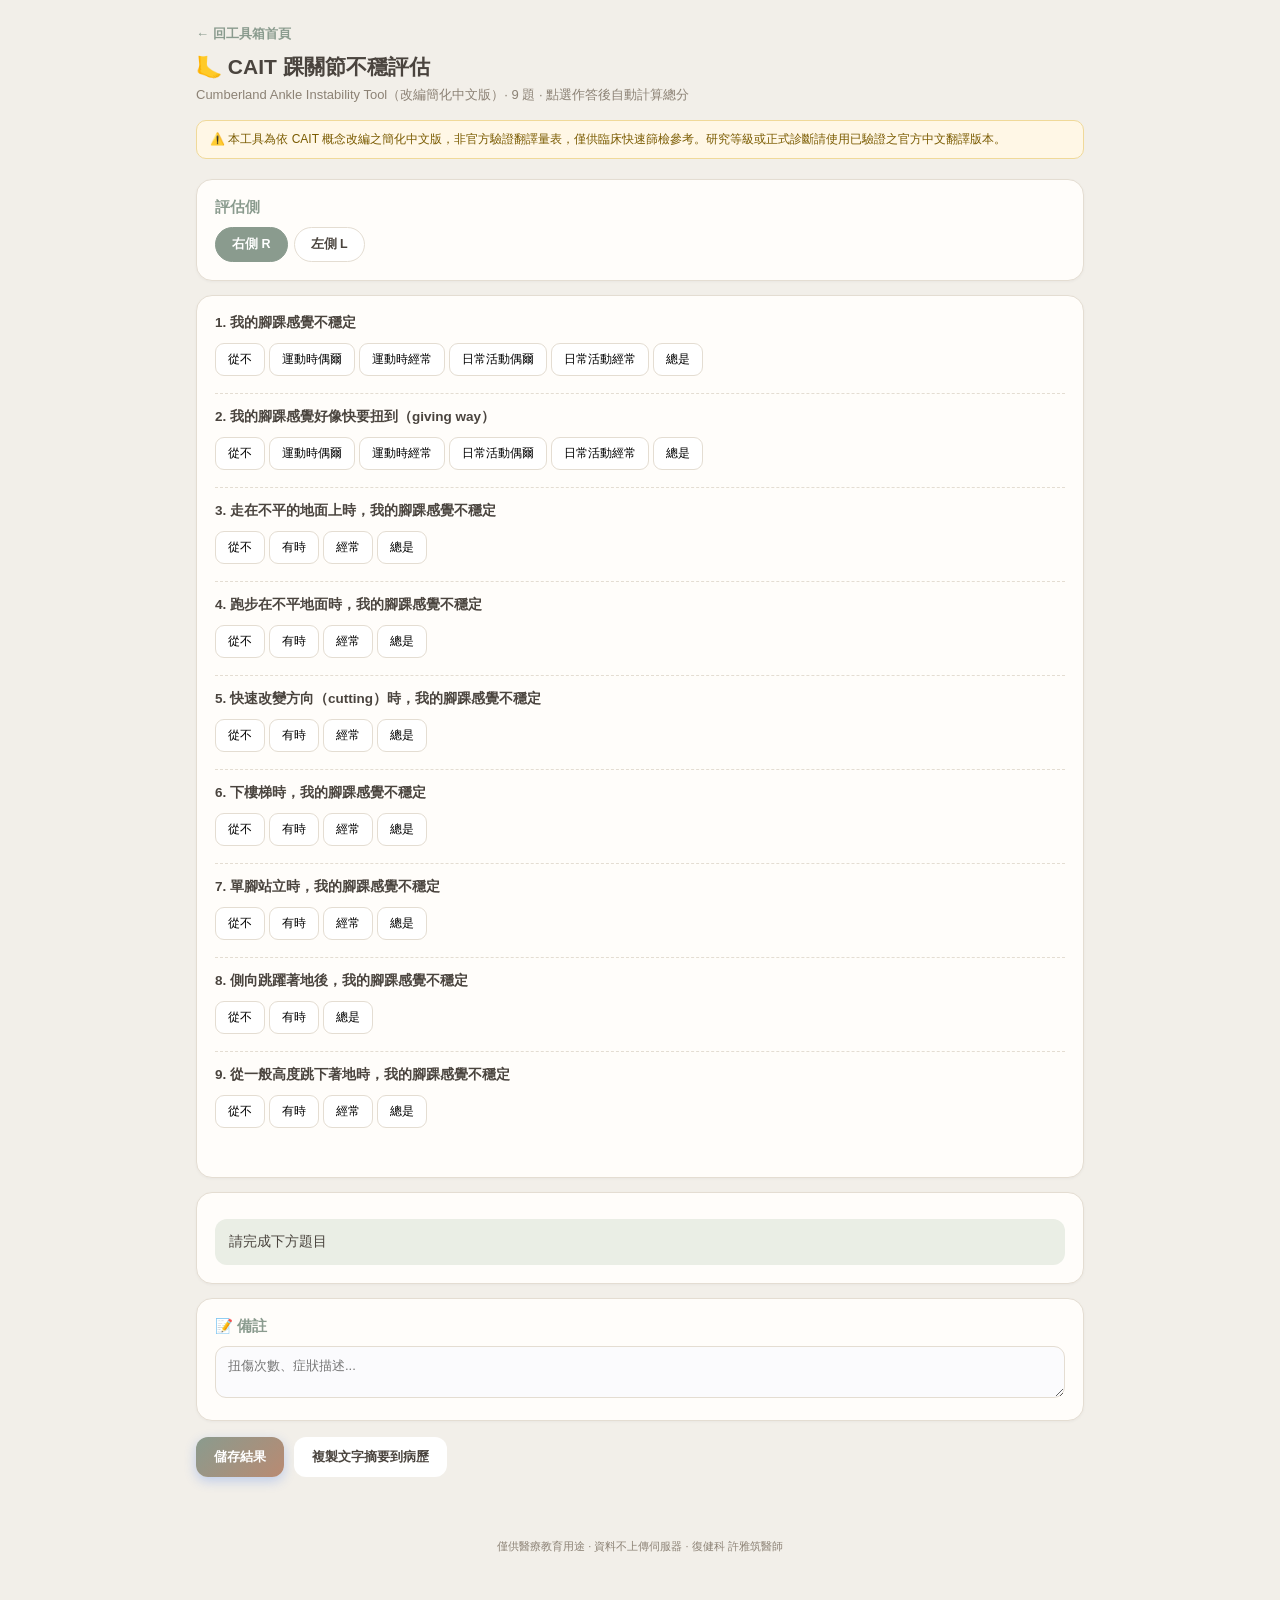
<file: cait-ankle-instability.html>
<!DOCTYPE html>
<html lang="zh-TW"><head><meta charset="UTF-8"><meta name="viewport" content="width=device-width, initial-scale=1.0">
<title>CAIT 踝關節不穩篩檢 | 復健科臨床工具</title>
<link rel="stylesheet" href="style.css">
<style>.opt-btn{border:1px solid var(--line);background:#fff;border-radius:9px;padding:7px 12px;font-size:12px;cursor:pointer;margin:3px 4px 3px 0;}
.opt-btn.active{background:var(--accent);color:#fff;border-color:var(--accent);}
.q-card{padding-bottom:14px;margin-bottom:14px;border-bottom:1px dashed var(--line);}
.q-card:last-child{border-bottom:none;}</style>
</head>
<body><div class="wrap">
<a class="back" href="index.html">← 回工具箱首頁</a>
<h1>🦶 CAIT 踝關節不穩評估</h1>
<div class="sub">Cumberland Ankle Instability Tool（改編簡化中文版）· 9 題 · 點選作答後自動計算總分</div>
<div class="disclaimer">⚠️ 本工具為依 CAIT 概念改編之簡化中文版，非官方驗證翻譯量表，僅供臨床快速篩檢參考。研究等級或正式診斷請使用已驗證之官方中文翻譯版本。</div>

<div class="card">
  <div class="section-title">評估側</div>
  <div class="badge-row" id="sideToggle">
    <button class="choice-btn active" data-side="R">右側 R</button>
    <button class="choice-btn" data-side="L">左側 L</button>
  </div>
</div>

<div class="card" id="qList"></div>

<div class="card">
  <div class="result-box" id="resultBox">請完成下方題目</div>
</div>

<div class="card">
  <div class="section-title">📝 備註</div>
  <textarea id="notes" placeholder="扭傷次數、症狀描述..."></textarea>
</div>

<div class="toolbar">
  <button class="action btn-primary" id="saveBtn">儲存結果</button>
  <button class="action btn-ghost" id="exportBtn">複製文字摘要到病歷</button>
</div>
<div class="saved-note" id="savedNote"></div>
<div class="card" style="display:none;" id="historyCard">
  <div class="section-title">🕓 歷史紀錄</div>
  <div id="historyList"></div>
</div>
<footer>僅供醫療教育用途 · 資料不上傳伺服器 · 復健科 許雅筑醫師</footer>
</div>

<script src="common.js"></script>
<script>
const STORE_KEY = "cait_score_v2";
// 9題，選項從「從不」(分數最高=最穩定) 到「總是」(分數最低=最不穩定)
const QUESTIONS = [
  {q:"我的腳踝感覺不穩定", opts:["從不","運動時偶爾","運動時經常","日常活動偶爾","日常活動經常","總是"]},
  {q:"我的腳踝感覺好像快要扭到（giving way）", opts:["從不","運動時偶爾","運動時經常","日常活動偶爾","日常活動經常","總是"]},
  {q:"走在不平的地面上時，我的腳踝感覺不穩定", opts:["從不","有時","經常","總是"]},
  {q:"跑步在不平地面時，我的腳踝感覺不穩定", opts:["從不","有時","經常","總是"]},
  {q:"快速改變方向（cutting）時，我的腳踝感覺不穩定", opts:["從不","有時","經常","總是"]},
  {q:"下樓梯時，我的腳踝感覺不穩定", opts:["從不","有時","經常","總是"]},
  {q:"單腳站立時，我的腳踝感覺不穩定", opts:["從不","有時","經常","總是"]},
  {q:"側向跳躍著地後，我的腳踝感覺不穩定", opts:["從不","有時","總是"]},
  {q:"從一般高度跳下著地時，我的腳踝感覺不穩定", opts:["從不","有時","經常","總是"]},
];
let currentSide = 'R';
let answers = {R:{}, L:{}};

function buildQuestions(){
  const c = document.getElementById('qList');
  c.innerHTML = QUESTIONS.map((q,i)=>`
    <div class="q-card">
      <div class="item-name">${i+1}. ${q.q}</div>
      <div style="margin-top:8px;" data-qi="${i}">
        ${q.opts.map((o,oi)=>{
          const score = (q.opts.length - 1 - oi); // 從不=最高分, 總是=0
          return `<button class="opt-btn" data-score="${score}">${o}</button>`;
        }).join('')}
      </div>
    </div>`).join('');
  c.querySelectorAll('[data-qi]').forEach(group=>{
    const qi = group.getAttribute('data-qi');
    group.querySelectorAll('.opt-btn').forEach(btn=>{
      btn.addEventListener('click', ()=>{
        answers[currentSide][qi] = parseInt(btn.getAttribute('data-score'));
        refreshActive();
        compute();
      });
    });
  });
}
function refreshActive(){
  document.querySelectorAll('[data-qi]').forEach(group=>{
    const qi = group.getAttribute('data-qi');
    const val = answers[currentSide][qi];
    group.querySelectorAll('.opt-btn').forEach(btn=>{
      btn.classList.toggle('active', val !== undefined && parseInt(btn.getAttribute('data-score'))===val);
    });
  });
}
document.getElementById('sideToggle').addEventListener('click', (e)=>{
  const btn = e.target.closest('button[data-side]');
  if(!btn) return;
  currentSide = btn.getAttribute('data-side');
  document.querySelectorAll('#sideToggle button').forEach(b=>b.classList.toggle('active', b===btn));
  refreshActive();
  compute();
});
function compute(){
  const ans = answers[currentSide];
  const answeredCount = Object.keys(ans).length;
  const box = document.getElementById('resultBox');
  if(answeredCount === 0){ box.innerHTML = '請完成下方題目'; return; }
  let rawSum = 0, rawMax = 0;
  QUESTIONS.forEach((q,i)=>{
    const maxScore = q.opts.length - 1;
    rawMax += maxScore;
    if(ans[i] !== undefined) rawSum += ans[i];
  });
  const scaled = (rawSum / rawMax) * 30; // 換算到 0-30 分尺度
  const unstable = scaled <= 27;
  box.innerHTML = `<div class="result-num">${scaled.toFixed(1)} / 30</div>
    <div>已作答 ${answeredCount}/9 題（換算分數）</div>
    <div style="margin-top:6px;">${unstable ? '<span class="tag red">提示功能性踝關節不穩（≤27分）</span>' : '<span class="tag green">分數正常範圍（>27分）</span>'}</div>`;
}
function summaryText(){
  const ans = answers[currentSide];
  const lines = [`CAIT 踝關節不穩評估摘要 - ${new Date().toLocaleString('zh-TW')}`, `評估側：${currentSide==='R'?'右側':'左側'}`];
  QUESTIONS.forEach((q,i)=>{
    if(ans[i] !== undefined){
      const maxScore = q.opts.length - 1;
      const optIndex = maxScore - ans[i];
      lines.push(`${i+1}. ${q.q}：${q.opts[optIndex]}`);
    }
  });
  lines.push('');
  lines.push(document.getElementById('resultBox').innerText.replace(/\n+/g,' / '));
  const notes = document.getElementById('notes').value.trim();
  if(notes) lines.push(`\n備註：${notes}`);
  return lines.join('\n');
}
buildQuestions();
document.getElementById('saveBtn').addEventListener('click', ()=>{
  rtSave(STORE_KEY, summaryText());
  rtFlash(document.getElementById('savedNote'), '已儲存到本機 ✓');
  rtRenderHistory(STORE_KEY, document.getElementById('historyList'));
});
document.getElementById('exportBtn').addEventListener('click', ()=>{
  rtCopy(summaryText(), document.getElementById('savedNote'));
});
rtRenderHistory(STORE_KEY, document.getElementById('historyList'));
</script>
</body></html>
</file>
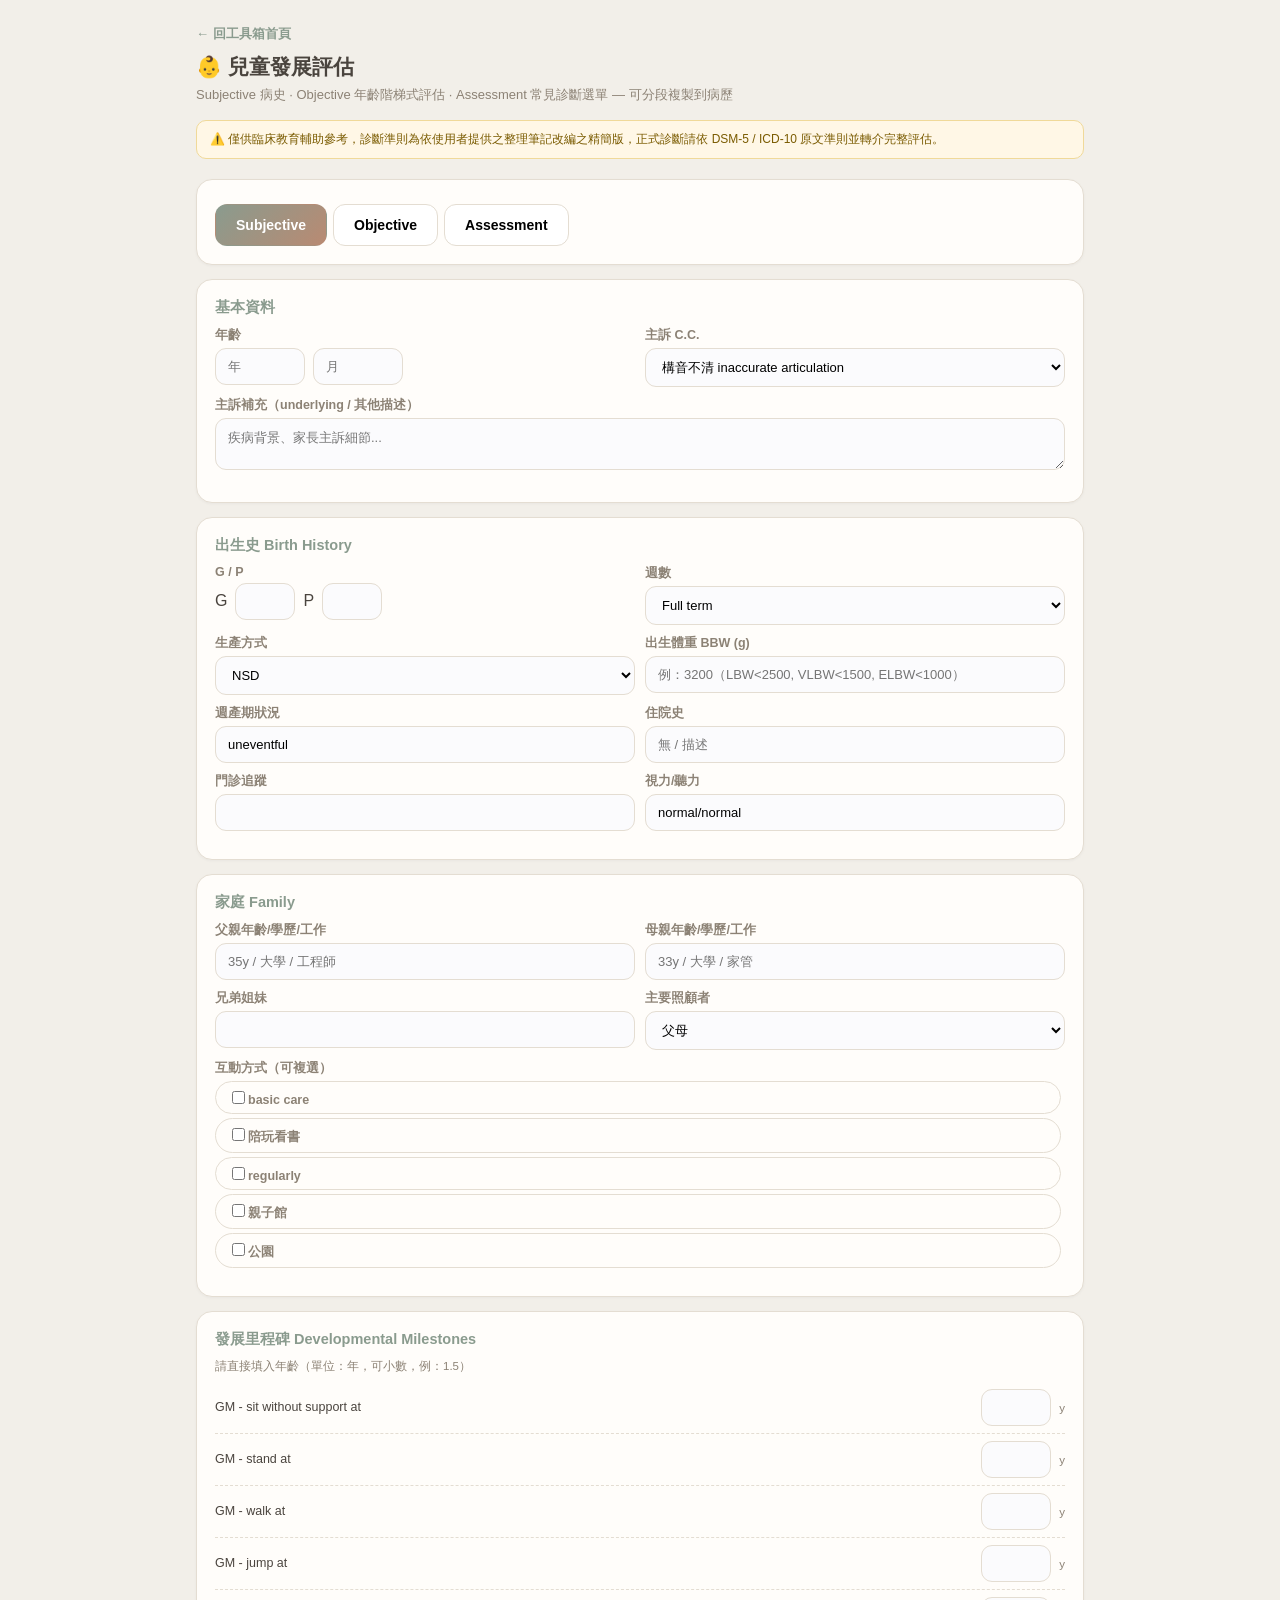
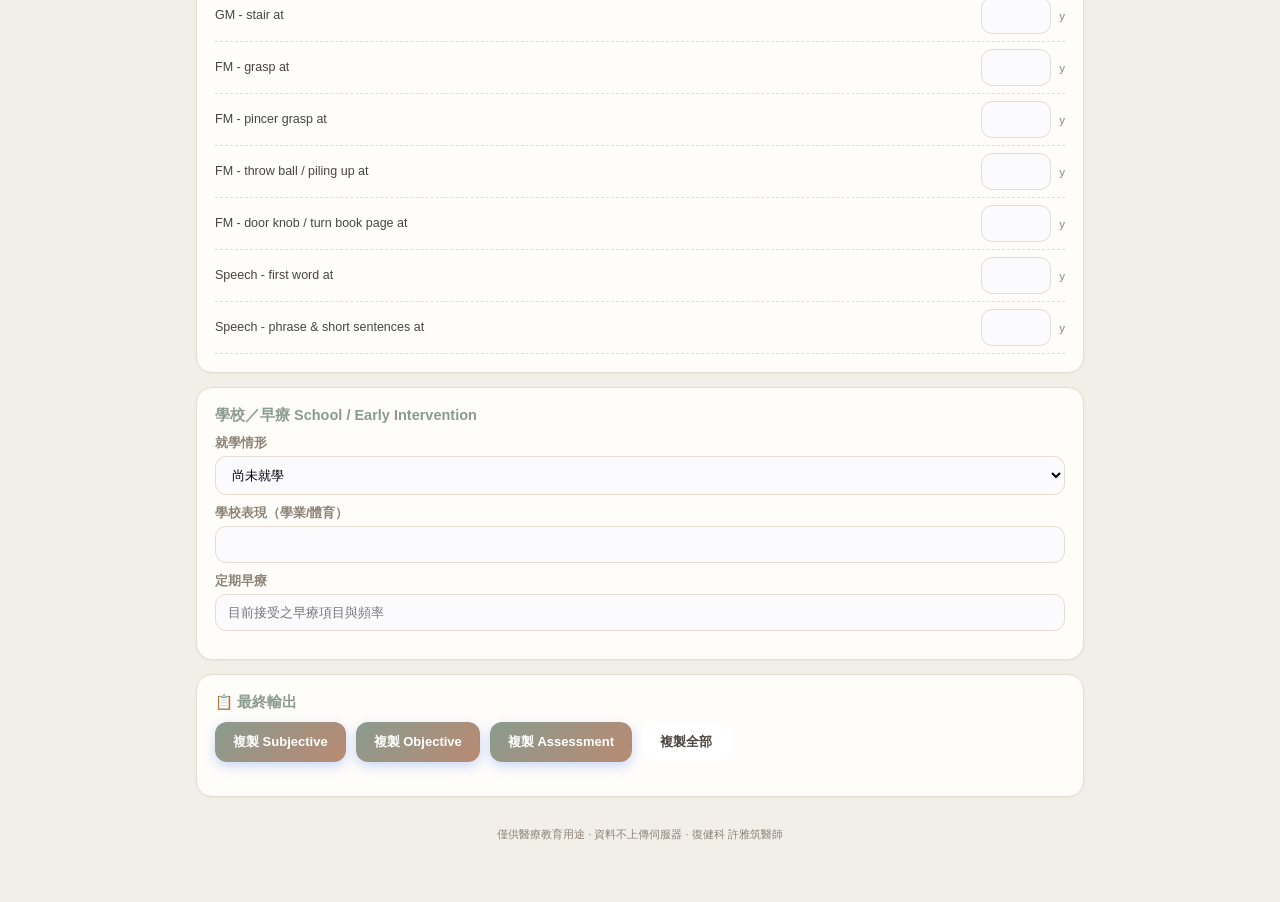
<file: child-development.html>
<!DOCTYPE html>
<html lang="zh-TW"><head><meta charset="UTF-8"><meta name="viewport" content="width=device-width, initial-scale=1.0">
<title>兒童發展評估 | 復健科臨床工具</title>
<link rel="stylesheet" href="style.css">
<style>
  .maintab{border:none;background:#fff;border:1px solid var(--line);border-radius:12px;padding:12px 20px;font-size:14px;font-weight:800;cursor:pointer;}
  .maintab.active{background:linear-gradient(135deg,var(--accent),var(--accent2));color:#fff;border-color:transparent;}
  .field-row{margin-bottom:10px;}
  .field-row label{font-size:12.5px;color:var(--sub);font-weight:600;display:block;margin-bottom:4px;}
  .ladder-item{background:var(--accent-light);border-radius:12px;padding:16px;text-align:center;}
  .ladder-item .age{font-size:12px;color:var(--accent2);font-weight:700;}
  .ladder-item .label{font-size:15px;font-weight:700;margin:6px 0;}
  .ladder-actions{display:flex;gap:10px;justify-content:center;margin-top:10px;}
  .pass-btn{background:var(--good);color:#fff;border:none;border-radius:10px;padding:9px 22px;font-weight:700;cursor:pointer;}
  .fail-btn{background:var(--bad);color:#fff;border:none;border-radius:10px;padding:9px 22px;font-weight:700;cursor:pointer;}
  .ladder-history{font-size:12px;color:var(--sub);margin-top:10px;}
  .ladder-history .hrow{display:flex;justify-content:space-between;padding:4px 0;border-bottom:1px dashed var(--line);}
  .domain-pill{border:1px solid var(--line);background:#fff;border-radius:20px;padding:7px 14px;font-size:12.5px;font-weight:700;cursor:pointer;}
  .domain-pill.active{background:var(--accent);color:#fff;border-color:var(--accent);}
  .domain-pill.done{border-color:var(--good);color:var(--good);}
  .dx-item{border:1px solid var(--line);border-radius:12px;padding:12px 14px;margin-bottom:8px;cursor:pointer;}
  .dx-item.selected{border-color:var(--accent);background:var(--accent-light);}
  .dx-code{font-size:11px;color:var(--accent2);font-weight:800;}
  .dx-detail{font-size:12px;color:var(--sub);margin-top:6px;line-height:1.7;display:none;}
  .dx-item.expanded .dx-detail{display:block;}
  .checklist-cat{font-weight:800;font-size:12.5px;color:var(--accent2);margin:12px 0 6px;}
  .checklist-cat .count{font-weight:600;color:var(--sub);font-size:11.5px;}
  .crit-item{display:flex;align-items:flex-start;gap:8px;padding:5px 0;font-size:12.5px;}
  .crit-item input{width:16px;height:16px;margin-top:2px;accent-color:var(--accent);flex-shrink:0;}
  .ms-grid{display:flex;align-items:center;gap:8px;padding:7px 0;border-bottom:1px dashed var(--line);}
  .ms-grid label{flex:1;font-size:12.5px;}
  .ms-grid input{width:70px;}
  .check-chip{display:inline-flex;align-items:center;gap:6px;border:1px solid var(--line);border-radius:18px;padding:6px 12px;font-size:12px;cursor:pointer;margin:3px 4px 3px 0;}
  .check-chip input{accent-color:var(--accent);}
</style>
</head>
<body><div class="wrap">
<a class="back" href="index.html">← 回工具箱首頁</a>
<h1>👶 兒童發展評估</h1>
<div class="sub">Subjective 病史 · Objective 年齡階梯式評估 · Assessment 常見診斷選單 — 可分段複製到病歷</div>
<div class="disclaimer">⚠️ 僅供臨床教育輔助參考，診斷準則為依使用者提供之整理筆記改編之精簡版，正式診斷請依 DSM-5 / ICD-10 原文準則並轉介完整評估。</div>

<div class="card">
  <div class="badge-row" id="mainTabs"></div>
</div>

<div id="subjectivePane"></div>
<div id="objectivePane" style="display:none;"></div>
<div id="assessmentPane" style="display:none;"></div>

<div class="card">
  <div class="section-title">📋 最終輸出</div>
  <div class="toolbar" style="margin:0;">
    <button class="action btn-primary" id="copyS">複製 Subjective</button>
    <button class="action btn-primary" id="copyO">複製 Objective</button>
    <button class="action btn-primary" id="copyA">複製 Assessment</button>
    <button class="action btn-ghost" id="copyAll">複製全部</button>
  </div>
  <div class="saved-note" id="savedNote"></div>
</div>
<footer>僅供醫療教育用途 · 資料不上傳伺服器 · 復健科 許雅筑醫師</footer>
</div>

<script src="common.js"></script>
<script>
/* ================= MAIN TABS ================= */
const MAIN_TABS = [{k:"s",label:"Subjective"},{k:"o",label:"Objective"},{k:"a",label:"Assessment"}];
let mainTab = 's';
function renderMainTabs(){
  document.getElementById('mainTabs').innerHTML = MAIN_TABS.map(t=>`<button class="maintab ${t.k===mainTab?'active':''}" data-k="${t.k}">${t.label}</button>`).join('');
  document.querySelectorAll('.maintab').forEach(b=>b.addEventListener('click', ()=>{
    mainTab = b.getAttribute('data-k'); renderMainTabs();
    document.getElementById('subjectivePane').style.display = mainTab==='s'?'block':'none';
    document.getElementById('objectivePane').style.display = mainTab==='o'?'block':'none';
    document.getElementById('assessmentPane').style.display = mainTab==='a'?'block':'none';
    if(mainTab==='o') initObjectiveAge();
  }));
}

/* ================= SUBJECTIVE ================= */
const sBox = document.getElementById('subjectivePane');
sBox.innerHTML = `
<div class="card">
  <div class="section-title">基本資料</div>
  <div class="grid2">
    <div class="field-row"><label>年齡</label>
      <div style="display:flex;gap:8px;">
        <input type="number" id="s_age_y" min="0" placeholder="年" style="width:90px;">
        <input type="number" id="s_age_m" min="0" max="11" placeholder="月" style="width:90px;">
      </div>
    </div>
    <div class="field-row"><label>主訴 C.C.</label>
      <select id="s_cc"><option>構音不清 inaccurate articulation</option><option>語言發展遲緩 Speech delay</option><option>動作發展遲緩</option><option>整體發展遲緩</option><option>其他</option></select>
    </div>
  </div>
  <div class="field-row"><label>主訴補充（underlying / 其他描述）</label><textarea id="s_cc_note" placeholder="疾病背景、家長主訴細節..."></textarea></div>
</div>
<div class="card">
  <div class="section-title">出生史 Birth History</div>
  <div class="grid2">
    <div class="field-row"><label>G / P</label>
      <div style="display:flex;gap:8px;align-items:center;">
        <span>G</span><input type="number" id="s_g" min="0" style="width:60px;">
        <span>P</span><input type="number" id="s_p" min="0" style="width:60px;">
      </div>
    </div>
    <div class="field-row"><label>週數</label>
      <select id="s_ga_type"><option value="full">Full term</option><option value="preterm">Preterm（填週數）</option></select>
      <input type="number" id="s_ga_week" placeholder="週數" style="margin-top:6px;display:none;">
    </div>
  </div>
  <div class="grid2">
    <div class="field-row"><label>生產方式</label>
      <select id="s_delivery_type"><option value="NSD">NSD</option><option value="CS">C/S</option></select>
      <input type="text" id="s_cs_reason" placeholder="C/S 原因" style="margin-top:6px;display:none;">
    </div>
    <div class="field-row"><label>出生體重 BBW (g)</label><input type="text" id="s_bbw" placeholder="例：3200（LBW<2500, VLBW<1500, ELBW<1000）"></div>
  </div>
  <div class="grid2">
    <div class="field-row"><label>週產期狀況</label><input type="text" id="s_perinatal" value="uneventful"></div>
    <div class="field-row"><label>住院史</label><input type="text" id="s_hosp" placeholder="無 / 描述"></div>
  </div>
  <div class="grid2">
    <div class="field-row"><label>門診追蹤</label><input type="text" id="s_opd" placeholder=""></div>
    <div class="field-row"><label>視力/聽力</label><input type="text" id="s_vh" value="normal/normal"></div>
  </div>
</div>
<div class="card">
  <div class="section-title">家庭 Family</div>
  <div class="grid2">
    <div class="field-row"><label>父親年齡/學歷/工作</label><input type="text" id="s_father" placeholder="35y / 大學 / 工程師"></div>
    <div class="field-row"><label>母親年齡/學歷/工作</label><input type="text" id="s_mother" placeholder="33y / 大學 / 家管"></div>
  </div>
  <div class="grid2">
    <div class="field-row"><label>兄弟姐妹</label><input type="text" id="s_sibling" placeholder=""></div>
    <div class="field-row"><label>主要照顧者</label>
      <select id="s_caregiver"><option>父母</option><option>保母（日間）</option><option>保母（夜間）</option><option>保母（24hr）</option><option>保母（上班日）</option><option>祖父母</option></select>
    </div>
  </div>
  <div class="field-row"><label>互動方式（可複選）</label>
    <div id="s_interaction_chips">
      ${["basic care","陪玩看書","regularly","親子館","公園"].map(o=>`<label class="check-chip"><input type="checkbox" value="${o}">${o}</label>`).join('')}
    </div>
  </div>
</div>
<div class="card">
  <div class="section-title">發展里程碑 Developmental Milestones</div>
  <div class="item-sub" style="margin-bottom:8px;">請直接填入年齡（單位：年，可小數，例：1.5）</div>
  <div class="ms-grid"><label>GM - sit without support at</label><input type="number" step="0.1" id="ms_sit"><span class="item-sub">y</span></div>
  <div class="ms-grid"><label>GM - stand at</label><input type="number" step="0.1" id="ms_stand"><span class="item-sub">y</span></div>
  <div class="ms-grid"><label>GM - walk at</label><input type="number" step="0.1" id="ms_walk"><span class="item-sub">y</span></div>
  <div class="ms-grid"><label>GM - jump at</label><input type="number" step="0.1" id="ms_jump"><span class="item-sub">y</span></div>
  <div class="ms-grid"><label>GM - stair at</label><input type="number" step="0.1" id="ms_stair"><span class="item-sub">y</span></div>
  <div class="ms-grid"><label>FM - grasp at</label><input type="number" step="0.1" id="ms_grasp"><span class="item-sub">y</span></div>
  <div class="ms-grid"><label>FM - pincer grasp at</label><input type="number" step="0.1" id="ms_pincer"><span class="item-sub">y</span></div>
  <div class="ms-grid"><label>FM - throw ball / piling up at</label><input type="number" step="0.1" id="ms_throw"><span class="item-sub">y</span></div>
  <div class="ms-grid"><label>FM - door knob / turn book page at</label><input type="number" step="0.1" id="ms_doorknob"><span class="item-sub">y</span></div>
  <div class="ms-grid"><label>Speech - first word at</label><input type="number" step="0.1" id="ms_firstword"><span class="item-sub">y</span></div>
  <div class="ms-grid"><label>Speech - phrase &amp; short sentences at</label><input type="number" step="0.1" id="ms_phrase"><span class="item-sub">y</span></div>
</div>
<div class="card">
  <div class="section-title">學校／早療 School / Early Intervention</div>
  <div class="field-row"><label>就學情形</label>
    <select id="s_school">
      <option>尚未就學</option><option>公托</option><option>私托</option><option>公幼</option><option>私幼</option>
      <option>國小普通班</option><option>國小特教班</option><option>巡迴輔導</option><option>資源班</option><option>融合班</option>
    </select>
  </div>
  <div class="field-row"><label>學校表現（學業/體育）</label><input type="text" id="s_school_perf" placeholder=""></div>
  <div class="field-row"><label>定期早療</label><input type="text" id="s_ei" placeholder="目前接受之早療項目與頻率"></div>
</div>
`;
document.getElementById('s_ga_type').addEventListener('change', e=>{
  document.getElementById('s_ga_week').style.display = e.target.value==='preterm' ? 'block':'none';
});
document.getElementById('s_delivery_type').addEventListener('change', e=>{
  document.getElementById('s_cs_reason').style.display = e.target.value==='CS' ? 'block':'none';
});
function getChildAgeMonthsFromSubjective(){
  const y = parseInt(document.getElementById('s_age_y').value)||0;
  const m = parseInt(document.getElementById('s_age_m').value)||0;
  return y*12+m;
}
function buildSubjectiveText(){
  const v = id => document.getElementById(id)?.value || '';
  const lines = [];
  lines.push(`# Subjective`);
  lines.push(`[年齡：${v('s_age_y')||0}y${v('s_age_m')||0}m], come with ${v('s_cc')}${v('s_cc_note')?'（'+v('s_cc_note')+'）':''}`);
  lines.push('');
  lines.push(`[Birth History]`);
  lines.push(`G${v('s_g')}P${v('s_p')}`);
  const gaType = document.getElementById('s_ga_type').value;
  lines.push(gaType==='full' ? 'Full term' : `Preterm, ${v('s_ga_week')}wk`);
  const delivery = document.getElementById('s_delivery_type').value;
  lines.push(delivery==='NSD' ? 'NSD' : `C/S（${v('s_cs_reason')}）`);
  lines.push(`BBW: ${v('s_bbw')}g`);
  lines.push(`Perinatal history: ${v('s_perinatal')}`);
  lines.push(`Hospitalization: ${v('s_hosp')}`);
  lines.push(`OPD follow-up: ${v('s_opd')}`);
  lines.push(`視力/聽力: ${v('s_vh')}`);
  lines.push('');
  lines.push(`[Family]`);
  lines.push(`Father: ${v('s_father')}`);
  lines.push(`Mother: ${v('s_mother')}`);
  lines.push(`兄弟姐妹: ${v('s_sibling')}`);
  lines.push(`Caregiver: ${v('s_caregiver')}`);
  const interactSel = Array.from(document.querySelectorAll('#s_interaction_chips input:checked')).map(o=>o.value).join(', ');
  lines.push(`如何帶: ${interactSel}`);
  lines.push('');
  lines.push(`[Developmental milestones]`);
  lines.push(`GM: sit without support at ${v('ms_sit')||'__'}y, stand at ${v('ms_stand')||'__'}y, walk at ${v('ms_walk')||'__'}y, jump at ${v('ms_jump')||'__'}y, stair at ${v('ms_stair')||'__'}y`);
  lines.push(`FM: grasp at ${v('ms_grasp')||'__'}y, pincer grasp at ${v('ms_pincer')||'__'}y, throw ball/piling up at ${v('ms_throw')||'__'}y, door knob/turn book page at ${v('ms_doorknob')||'__'}y`);
  lines.push(`Speech: first word at ${v('ms_firstword')||'__'}y, phrase & short sentences at ${v('ms_phrase')||'__'}y`);
  lines.push('');
  lines.push(`[School/early intervention]`);
  lines.push(`School: ${v('s_school')}`);
  lines.push(`School performance: ${v('s_school_perf')}`);
  lines.push(`Regular early intervention: ${v('s_ei')}`);
  return lines.join('\n');
}

/* ================= OBJECTIVE — 年齡階梯式評估 ================= */
const DOMAINS = {
  "Gross Motor": [
    {age:2,zh:"抬頭（俯臥）",en:"head up in prone"},{age:3.5,zh:"頭控穩定",en:"stable head control"},
    {age:4,zh:"手肘撐",en:"prone on elbows"},{age:4,zh:"翻一半/側翻",en:"roll to side"},
    {age:5,zh:"仰躺變趴姿",en:"roll back to tummy"},{age:6,zh:"手掌撐",en:"prone on hands"},
    {age:6,zh:"趴姿變仰躺",en:"roll tummy to back"},{age:7,zh:"坐姿手撐",en:"sit with hand support"},
    {age:7.5,zh:"手腳交替爬",en:"reciprocal crawling"},{age:8,zh:"坐得穩",en:"stable sitting"},
    {age:9,zh:"拉著坐到站",en:"pull to stand"},{age:10.5,zh:"扶站/扶走",en:"supported standing/cruising"},
    {age:13,zh:"獨立走",en:"walk independently"},{age:13.5,zh:"爬樓梯",en:"crawl up stairs"},
    {age:16.5,zh:"牽手上樓梯",en:"walk upstairs holding hand"},{age:18,zh:"獨立坐到站/蹲",en:"stand from sit/squat unsupported"},
    {age:21,zh:"扶手上下樓梯",en:"stairs up/down with rail"},{age:24,zh:"跑",en:"run"},
    {age:27,zh:"雙腳跳",en:"jump with both feet"},{age:36,zh:"樓梯不扶獨立上下",en:"stairs up/down without support"},
    {age:36,zh:"上樓梯跨階",en:"upstairs step-over-step"},{age:48,zh:"單腳站3秒/單腳跳2下",en:"stand on one foot 3s / hop x2"},
    {age:48,zh:"下樓梯跨階",en:"downstairs step-over-step"},{age:60,zh:"單腳站5-10秒/單腳跳5下",en:"stand on one foot 5-10s / hop x5"},
  ],
  "Fine Motor": [
    {age:2,zh:"手打開",en:"hand open"},{age:3,zh:"手到嘴/抓物搖晃",en:"hand to mouth / shake held object"},
    {age:6,zh:"整隻手掌撈",en:"raking grasp"},{age:9,zh:"拇指食指指腹夾",en:"crude pincer grasp"},
    {age:12,zh:"拇指食指指尖夾",en:"mature pincer grasp"},{age:15,zh:"手指抓食物入口",en:"finger feeding"},
    {age:15,zh:"手掌抓筆",en:"palmar grasp of pen"},{age:18,zh:"堆積木2個",en:"stack 2 blocks"},
    {age:18,zh:"塗鴉",en:"scribble"},{age:18,zh:"脫襪子",en:"take off socks"},
    {age:18,zh:"丟球（平推）",en:"throw ball (push)"},{age:20,zh:"完成簡單形狀板（3塊）",en:"3-piece form board"},
    {age:24,zh:"2塊拼圖",en:"2-piece puzzle"},{age:24,zh:"堆積木4-6個",en:"stack 4-6 blocks"},
    {age:24,zh:"畫直線",en:"draw a line"},{age:24,zh:"湯匙/杯子使用",en:"use spoon/cup"},
    {age:30,zh:"脫鬆緊褲",en:"take off loose pants"},{age:36,zh:"堆積木10個",en:"stack 10 blocks"},
    {age:36,zh:"畫圓",en:"copy circle"},{age:36,zh:"三/四點式握筆",en:"tripod/quadruped grasp (elbow/wrist movement)"},
    {age:36,zh:"穿褲子",en:"put on pants"},{age:48,zh:"畫十字",en:"copy cross"},
    {age:48,zh:"過肩丟球",en:"overhead throw"},{age:54,zh:"畫正方形",en:"copy square"},
    {age:54,zh:"接球",en:"catch ball"},{age:60,zh:"畫三角形或人",en:"copy triangle / draw a person"},
    {age:66,zh:"動態三點式握筆",en:"dynamic tripod grasp (finger movement)"},{age:72,zh:"畫菱形",en:"copy diamond"},
  ],
  "Language": [
    {age:2.5,zh:"咕咕聲",en:"cooing"},{age:5,zh:"牙牙學語",en:"babbling"},
    {age:9,zh:"以動作表達需求／理解「不」",en:"gestures for needs / understands \"no\""},
    {age:12,zh:"叫爸爸媽媽/對名字有反應",en:"says mama/papa / responds to name"},
    {age:15,zh:"用手指表達需求",en:"points for needs"},
    {age:18,zh:"5-10個單字/部分身體部位/簡單指令",en:"5-10 words / some body parts / simple commands"},
    {age:24,zh:"兩字詞/50個單字/單步驟指令",en:"two-word phrases / >50 words / one-step commands"},
    {age:30,zh:"使用代名詞（你我他）",en:"uses pronouns"},
    {age:36,zh:"簡單來回對話/說出名字年紀性別",en:"simple conversation / states name, age, sex"},
    {age:48,zh:"敘述事件/複述短故事",en:"reports events / retells short stories"},
    {age:60,zh:"完整敘述故事或圖片內容/簡單人際關係/數字",en:"tells stories/describes pictures in full sentences / relationships / numbers"},
  ],
  "Cognition": [
    {age:2,zh:"視覺追視",en:"visual pursuit"},{age:4,zh:"看著自己的手",en:"watches own hand"},
    {age:6,zh:"伸手抓玩具",en:"reaches for toys"},{age:5.5,zh:"部分遮住仍會找",en:"finds partially hidden object"},
    {age:7.5,zh:"玩躲貓貓",en:"plays peek-a-boo"},{age:10,zh:"物品移到B仍去A找",en:"A-not-B error"},
    {age:9,zh:"感覺動作式玩法",en:"sensorimotor play (shake/bang/throw)"},
    {age:10.5,zh:"容器玩法",en:"container play (in/out)"},
    {age:16.5,zh:"功能性玩法",en:"functional play (e.g. feed doll with spoon)"},
    {age:18,zh:"1個形狀配對",en:"matches 1 shape"},{age:20,zh:"3塊形狀板",en:"3-piece form board"},
    {age:21,zh:"簡單假扮遊戲",en:"simple pretend play (e.g. pretend phone call)"},
    {age:24,zh:"圖片/顏色配對",en:"matches pictures/colors"},{age:24,zh:"2塊拼圖",en:"2-piece puzzle"},
    {age:30,zh:"兩步驟指令",en:"two-step commands"},{age:30,zh:"象徵性遊戲",en:"symbolic play"},
    {age:36,zh:"認得一種顏色/大小概念",en:"knows one color / size concept"},
    {age:48,zh:"說出基本顏色/數到5/方向",en:"names basic colors / counts to 5 / directions"},
    {age:48,zh:"角色扮演遊戲",en:"role play (e.g. doctor/teacher)"},
    {age:60,zh:"說出數字名稱/數到10/說出日期/注意力10分鐘",en:"names digits / counts to 10 / states date / attention >10min"},
  ],
  "Psychosocial/Play": [
    {age:1,zh:"注視臉孔",en:"stares at face"},{age:3,zh:"對人微笑",en:"social smile"},
    {age:4,zh:"認得熟悉臉孔",en:"recognizes familiar face"},{age:5,zh:"拉玩具會抵抗",en:"resists toy being pulled away"},
    {age:6,zh:"笑出聲",en:"laughs aloud"},{age:6,zh:"認得家人",en:"recognizes family members"},
    {age:6.5,zh:"怕生/分離焦慮開始",en:"onset of stranger/separation anxiety"},
    {age:8,zh:"玩躲貓貓",en:"plays peek-a-boo"},{age:12,zh:"揮手再見",en:"waves bye-bye"},
    {age:12,zh:"模仿動作",en:"imitation"},{age:12,zh:"怕生（高峰）",en:"stranger anxiety (peak)"},
    {age:15,zh:"互動遊戲（擊掌）",en:"interactive play (high-five)"},
    {age:18,zh:"回應呼喚名字/簡單假扮/分享/搶玩具/照鏡子",en:"responds to name / simple pretend / shares / fights for toys / mirror play"},
    {age:24,zh:"模仿/較獨立有主見/對其他小孩有興趣",en:"imitation / more independent / interest in peers"},
    {age:24,zh:"獨自玩",en:"solitary play"},{age:24,zh:"與其他小孩有些分享",en:"some sharing with peers"},
    {age:36,zh:"角色扮演/輪流/關心他人/情緒更多",en:"role play / taking turns / concern for others / more emotions"},
    {age:36,zh:"平行遊戲",en:"parallel play"},{age:36,zh:"簡短團體遊戲",en:"brief group play"},
    {age:36,zh:"大小便訓練",en:"toilet training"},
    {age:48,zh:"簡單規則遊戲或角色扮演/能坐著上課/情緒穩定",en:"simple rule games or role play / sits for class / stable emotional control"},
    {age:48,zh:"合作遊戲",en:"cooperative play"},
    {age:60,zh:"規則遊戲/豐富角色扮演/輪流/注意力>10分鐘",en:"games with rules / rich role play / taking turns / attention >10min"},
  ],
  "構音 Articulation": [
    {age:36,zh:"ㄅㄇㄉㄋㄍㄏ（爸爸媽媽買蛋糕喝牛奶）",en:null},
    {age:48,zh:"ㄆㄊㄎㄌㄈㄐ（跑跑跳跳快樂飛機）",en:null},
    {age:54,zh:"ㄒㄑ（小企鵝）",en:null},{age:60,zh:"ㄗㄙ（早安禮拜三）",en:null},
    {age:66,zh:"ㄘ（草莓）",en:null},{age:72,zh:"ㄓㄔㄕㄖ（蜘蛛樹上吃肉肉）",en:null},
  ],
  "Speech": [
    {age:2,zh:"笑聲",en:"laugh sound"},{age:3,zh:"尖叫",en:"scream"},
    {age:5,zh:"轉頭看聲音來源",en:"turns to sound"},{age:6,zh:"發出母音聲",en:"makes vowel sounds"},
    {age:6,zh:"無意義疊音",en:"meaningless babble (ba/ma/da)"},{age:9,zh:"理解「不」",en:"understands \"no\""},
    {age:12,zh:"有意義使用爸媽/對名字有反應",en:"meaningful mama/papa / responds to name"},
  ],
  "Comprehension": [
    {age:18,zh:"聽懂至少1個五官部位/部分簡單指令",en:"understands ≥1 body part / some simple commands"},
    {age:24,zh:"聽懂yes/no問句/單步驟指令/指認至少一種圖卡",en:"understands yes/no questions / one-step commands / points to ≥1 picture"},
    {age:36,zh:"聽懂兩步驟指令",en:"understands two-step commands"},
    {age:48,zh:"聽懂三步驟以上指令",en:"understands ≥3-step commands"},
  ],
  "Expression": [
    {age:18,zh:"正確叫爸媽/說出10個字/能用手指比出需求",en:"correctly says mama/papa / >10 words / points for needs"},
    {age:24,zh:"指認圖片/哼兒歌/連詞短句",en:"points to pictures / hums nursery songs / short phrases"},
    {age:36,zh:"4-5詞句子/問問題/回答年齡性別名字/代名詞",en:"4-5 word sentences / asks questions / states age/sex/name / uses pronouns"},
    {age:48,zh:"完整句子/敘述部分故事/問為什麼",en:"complete sentences / partial story narration / asks \"why\""},
    {age:60,zh:"開放式問答/敘述完整故事",en:"open-ended Q&A / tells complete stories"},
  ],
};
Object.values(DOMAINS).forEach(arr=> arr.sort((a,b)=>a.age-b.age));

let childAgeMonths = null;
let domainState = {};
let currentDomain = Object.keys(DOMAINS)[0];

const oBox = document.getElementById('objectivePane');
oBox.innerHTML = `
<div class="card" id="ageSummaryCard">
  <div class="section-title">兒童年齡（承接 Subjective）</div>
  <div class="item-sub" id="ageSummaryText">尚未於 Subjective 填寫年齡</div>
  <button class="action btn-primary" style="margin-top:10px;" id="o_start">開始 / 重新整理評估（依年齡從相近項目起測）</button>
</div>
<div class="card" id="domainTabsCard" style="display:none;">
  <div class="section-title">領域</div>
  <div class="badge-row" id="domainTabs"></div>
</div>
<div class="card" id="ladderCard" style="display:none;"></div>
`;
function initObjectiveAge(){
  const m = getChildAgeMonthsFromSubjective();
  document.getElementById('ageSummaryText').textContent = m>0 ? `年齡：${ageLabel(m)}` : '尚未於 Subjective 填寫年齡';
}
document.getElementById('o_start').addEventListener('click', ()=>{
  childAgeMonths = getChildAgeMonthsFromSubjective();
  domainState = {};
  Object.keys(DOMAINS).forEach(d=>{
    const items = DOMAINS[d];
    let startIdx = items.findIndex(it=> it.age > childAgeMonths);
    if(startIdx === -1) startIdx = items.length-1;
    else if(startIdx>0) startIdx = startIdx-1;
    domainState[d] = {idx:startIdx, history:[]};
  });
  document.getElementById('domainTabsCard').style.display='block';
  document.getElementById('ladderCard').style.display='block';
  renderDomainTabs();
  renderLadder();
});
function renderDomainTabs(){
  const c = document.getElementById('domainTabs');
  c.innerHTML = Object.keys(DOMAINS).map(d=>{
    const done = domainState[d] && domainState[d].history.length>0;
    return `<button class="domain-pill ${d===currentDomain?'active':''} ${done?'done':''}" data-d="${d}">${d.split(' ')[0]}</button>`;
  }).join('');
  c.querySelectorAll('button').forEach(b=>b.addEventListener('click', ()=>{
    currentDomain = b.getAttribute('data-d'); renderDomainTabs(); renderLadder();
  }));
}
function renderLadder(){
  const items = DOMAINS[currentDomain];
  const st = domainState[currentDomain];
  const c = document.getElementById('ladderCard');
  const it = items[st.idx];
  let historyHtml = st.history.map(h=>`<div class="hrow"><span>${h.zh}（${ageLabel(h.age)}）</span><span class="${h.result==='pass'?'tag green':'tag red'}">${h.result==='pass'?'通過':'未通過'}</span></div>`).join('');
  c.innerHTML = `
    <div class="section-title">${currentDomain}<span class="pill" style="margin-left:8px;">小孩年齡：${ageLabel(childAgeMonths)}</span></div>
    <div class="ladder-item">
      <div class="age">對應年齡：${ageLabel(it.age)}</div>
      <div class="label">${it.zh}</div>
      <div class="ladder-actions">
        <button class="pass-btn" id="passBtn">✓ 通過</button>
        <button class="fail-btn" id="failBtn">✗ 未通過</button>
      </div>
    </div>
    <div class="ladder-history">${historyHtml || '<div class="item-sub">尚未開始測試</div>'}</div>
  `;
  document.getElementById('passBtn').addEventListener('click', ()=>{
    st.history.push({...it, result:'pass'});
    if(st.idx < items.length-1){ st.idx++; renderLadder(); }
    else { renderLadderEnd(); }
    renderDomainTabs();
  });
  document.getElementById('failBtn').addEventListener('click', ()=>{
    st.history.push({...it, result:'fail'});
    if(st.idx > 0){ st.idx--; renderLadder(); }
    else { renderLadderEnd(); }
    renderDomainTabs();
  });
}
function renderLadderEnd(){
  const c = document.getElementById('ladderCard');
  const st = domainState[currentDomain];
  let historyHtml = st.history.map(h=>`<div class="hrow"><span>${h.zh}（${ageLabel(h.age)}）</span><span class="${h.result==='pass'?'tag green':'tag red'}">${h.result==='pass'?'通過':'未通過'}</span></div>`).join('');
  c.innerHTML = `<div class="section-title">${currentDomain}</div><div class="result-box">已測完該領域所有項目</div><div class="ladder-history">${historyHtml}</div>`;
}
function ageLabel(m){
  if(m===null||m===undefined) return '-';
  if(m<24) return `${m}個月`;
  return `${(m/12).toFixed(1)}歲`;
}
function buildObjectiveText(){
  if(childAgeMonths===null) return '(Objective assessment not yet performed)';
  const lines = [`# Objective`, `Age: ${ageLabel(childAgeMonths)}`, ''];
  Object.keys(DOMAINS).forEach(d=>{
    const st = domainState[d];
    if(!st || st.history.length===0) return;
    lines.push(`[${d}]`);
    const isArt = d.includes('構音');
    st.history.forEach(h=>{
      const desc = isArt ? h.zh : (h.en || h.zh);
      lines.push(`${desc}: ${h.result==='pass'?'Pass':'Failed'}`);
    });
    lines.push('');
  });
  return lines.join('\n');
}

/* ================= ASSESSMENT ================= */
const ASD_CRITERIA = {
  "Social communication and social interaction": [
    "social approach（比較喜歡自己玩）","back-and-forth conversation（無）","sharing of interest and emotion 分享興趣和情感",
    "initiate social interactions or group play 發起社交互動或小組遊戲","integrated verbal and nonverbal communication 融合口頭和非口頭交流",
    "eye contact 目光接觸","instrumental gestures 工具性手勢","facial expression 臉部表情",
    "adjusting behaviors to suit various social contexts 調整行為以適應各種社會背景","imaginative play 富有想像力的遊戲",
    "sharing behaviors 分享","spontaneous imitation of actions 自發模仿","offering comfort 提供關心","interest in peers 對同儕的興趣",
  ],
  "Restricted, repetitive behaviors and interests": [
    "motor stereotypes 刻板動作","lining up toys 排列玩具","echolalia 仿說","distress in small changes 無法承受小變化",
    "rigid thinking 僵化的思考","rituals 儀式","inflexible adherence to routines 遵照慣例","unusual attachment to objects 對物體的異常執著",
    "toe walking 墊腳走路","restricted and fixated interests 興趣有限但極強","hyperreactive to sensory input 對感官輸入反應過度",
    "hyporeactive to sensory input 會自我刺激",
  ],
};
const ADHD_CRITERIA = {
  "Inattention（需 ≥7/9，持續至少六個月）": [
    "注意力散渙 (Task inattention)：難以長時間維持專注力","聽而不聞 (Appears not to listen)：當面講話時像在發呆或神遊",
    "組織困難 (Difficulty organising tasks)：難以安排工作優先順序","逃避心力任務 (Avoids sustained mental effort)：對需長時間動腦任務抗拒或拖延",
    "弄丟東西 (Often loses things necessary for tasks)","容易分心 (Easily distracted)","健忘 (Often forgetful)",
    "粗心大意 (Overlooks details)","無法完成任務 (Fails to finish tasks)",
  ],
  "Hyperactivity-Impulsivity（需 ≥6/9，持續至少六個月）": [
    "手腳躁動 (Fidgeting)：在座位上扭動","擅離座位 (Leaves seat)：在教室經常離開位置","不當跑跳 (Running/Climbing)：在不適當場合過度跑跳",
    "無法安靜 (Unable to play quietly)：難以安靜參與遊戲，干擾他人","像裝了馬達 (On the go / Driven by a motor)：持續地活動",
    "說話過多 (Talking excessively)","脫口而出 (Blurts out answer)：問題還沒說完就搶答","難以等待 (Difficulty waiting turn)：難以排隊或輪流",
    "打斷或侵擾 (Interrupts or intrudes)：打斷他人對話或強行加入遊戲",
  ],
};
const DIAGNOSES = [
  {code:"F70-F79", name:"Intellectual Developmental Disorder 智能發展障礙", detail:"依IQ分級：F70輕度(50-55~70) / F71中度(35-40~50-55) / F72重度(20-25~35-40) / F73極重度(<20-25) / F78其他 / F79未明示。需IQ<70且日常功能/社交受影響(adaptive behavior)，發病在22歲以下(AAIDD)或18歲以下(DSM-5/ICD-10)。"},
  {code:"F88（暫時性）", name:"Global Developmental Delay 全面性發展遲緩", detail:"限5歲以下使用之暫時性診斷。需至少兩個領域遲緩：粗大/精細動作、語言與溝通、認知能力、社交與情緒能力、日常生活活動(ADL)。"},
  {code:"F80.9", name:"Developmental Language Disorder (DLD) 發展性語言障礙", detail:"3歲前稱Late talker（70-80%會於4歲前追趕上）；3歲後且持續存在稱DLD，語言分水嶺為4歲。需造成功能性障礙，且非由腦傷、失聰、缺乏語言暴露、IDD或ASD解釋。"},
  {code:"F80.0", name:"Speech Sound Disorder 構音障礙", detail:"4歲是重要分水嶺（90-100%說話內容應可被聽懂），8歲為語音成熟界線。需排除聽力受損、唇顎裂、口腔動作問題、智力顯著低於心理年齡、腦性麻痺/腦傷、遺傳、環境因素。"},
  {code:"F80.81", name:"Childhood Onset Fluency Disorder 口吃", detail:"說話流暢度與節奏擾亂，通常2-7歲間出現。需與發育性不流暢(2-3.5歲)區別。持續>6個月且有阻斷/過度用力則較可能為流暢障礙。75-80%於青春期前自行痊癒。"},
  {code:"F80.82", name:"Social (Pragmatic) Communication Disorder 社交語用溝通障礙", detail:"社交、情境切換、溝通規則、推論理解困難。需排除聽力受損、神經系統疾病、IDD、ASD（區別在於有無侷限重複行為/興趣）。通常學齡才做診斷。"},
  {code:"F84.0", name:"Autism Spectrum Disorder 自閉症類群障礙", detail:"2歲可診斷（3-5歲入園後為診斷高峰）。需跨情境固著且有嚴重度。篩檢：M-CHAT-R/F、SCQ；診斷：ADOS-2、ADI-R；嚴重度：CARS-2、SRS-2。", checklist:ASD_CRITERIA},
  {code:"F90", name:"Attention-Deficit Hyperactivity Disorder 注意力不足過動症", detail:"4歲後才診斷；症狀需於12歲前出現；17歲以上診斷條件降低。評估工具：SNAP-IV、CPT、WISC-V。", checklist:ADHD_CRITERIA},
  {code:"F81.0", name:"閱讀障礙 Dyslexia", detail:"學齡發生、持續且影響學業/日常生活。需排除認知障礙、視聽知覺障礙、神經疾患、環境不利因素、智能障礙。"},
  {code:"F81.81", name:"書寫障礙 Dysgraphia", detail:"同SLD排除條件，影響書寫/拼字之特定學習障礙。"},
  {code:"F81.2", name:"算術障礙 Dyscalculia", detail:"同SLD排除條件，影響數學/算術能力之特定學習障礙。"},
  {code:"F82", name:"Developmental Coordination Disorder 發展性協調障礙", detail:"需排除認知與神經系統器質性疾病。影響日常生活或學習。4歲以上才診斷。"},
  {code:"F98", name:"Stereotyped Movement Disorder 刻板動作障礙", detail:"重複、看似驅動性、無功能性的動作行為，需影響日常功能或造成自傷風險，並排除其他神經/精神疾病解釋。"},
  {code:"F95", name:"Tic Disorder / Tourette's Disorder 妥瑞氏症/抽動障礙", detail:"不自主、突發、快速、重複的動作或聲音抽動，需符合病程與多樣性條件，排除其他物質或疾病造成。"},
  {code:"F88 / F89", name:"其他/未明示神經發展障礙", detail:"F88: 三項以下領域遲緩或廣泛說不清楚、尚未完整評估(workup)。F89: 四項領域皆遲緩。"},
];
let selectedDx = new Set();
let critState = {};
const aBox = document.getElementById('assessmentPane');
aBox.innerHTML = `
<div class="card">
  <div class="section-title">常見診斷選單（點選展開內容；ASD/ADHD可勾選細項）</div>
  <div id="dxList"></div>
</div>
<div class="card">
  <div class="section-title">📑 台灣官方檢核工具連結</div>
  <div class="badge-row">
    <a class="choice-btn" href="https://health.gov.taipei/News_Content.aspx?n=890BB287E6A590F0&sms=FEDD3204A66CD37D&s=341720F573D7CFC9" target="_blank">臺北市學齡前兒童發展檢核表</a>
    <a class="choice-btn" href="https://www.hpa.gov.tw/Pages/List.aspx?nodeid=4821" target="_blank">國健署兒童發展篩檢</a>
  </div>
</div>
<div class="card">
  <div class="section-title">📝 Assessment 補充說明</div>
  <textarea id="a_notes" placeholder="額外評估意見、轉介計畫..."></textarea>
</div>
`;
function renderDxList(){
  const c = document.getElementById('dxList');
  c.innerHTML = DIAGNOSES.map((d,i)=>{
    if(!critState[i]) critState[i] = {};
    let checklistHtml = '';
    if(d.checklist){
      checklistHtml = Object.entries(d.checklist).map(([cat, items])=>{
        if(!critState[i][cat]) critState[i][cat] = new Set();
        const count = critState[i][cat].size;
        return `<div class="checklist-cat">${cat} <span class="count">(已選 ${count}/${items.length})</span></div>` +
          items.map((item,ii)=>`
            <label class="crit-item">
              <input type="checkbox" data-dx="${i}" data-cat="${cat}" data-item="${ii}" ${critState[i][cat].has(ii)?'checked':''}>
              <span>${item}</span>
            </label>`).join('');
      }).join('');
    }
    return `
    <div class="dx-item ${selectedDx.has(i)?'selected':''}" data-i="${i}">
      <div style="display:flex;justify-content:space-between;align-items:center;">
        <div><span class="dx-code">${d.code}</span><div class="item-name">${d.name}</div></div>
        <input type="checkbox" ${selectedDx.has(i)?'checked':''} data-cb="${i}" style="width:18px;height:18px;accent-color:var(--accent);">
      </div>
      <div class="dx-detail">${d.detail}${checklistHtml}</div>
    </div>`;
  }).join('');
  c.querySelectorAll('.dx-item').forEach(el=>{
    el.addEventListener('click', (e)=>{
      if(e.target.matches('input')) return;
      el.classList.toggle('expanded');
    });
  });
  c.querySelectorAll('input[data-cb]').forEach(cb=>{
    cb.addEventListener('click', (e)=>{
      e.stopPropagation();
      const i = parseInt(cb.getAttribute('data-cb'));
      if(cb.checked) selectedDx.add(i); else selectedDx.delete(i);
      renderDxList();
    });
  });
  c.querySelectorAll('input[data-item]').forEach(cb=>{
    cb.addEventListener('click', (e)=>{
      e.stopPropagation();
      const i = parseInt(cb.getAttribute('data-dx'));
      const cat = cb.getAttribute('data-cat');
      const ii = parseInt(cb.getAttribute('data-item'));
      if(cb.checked) critState[i][cat].add(ii); else critState[i][cat].delete(ii);
      renderDxList();
      document.querySelectorAll('.dx-item')[i].classList.add('expanded');
    });
  });
}
renderDxList();
function buildAssessmentText(){
  const lines = [`# Assessment`];
  if(selectedDx.size===0){ lines.push('(No diagnosis selected)'); }
  Array.from(selectedDx).sort((a,b)=>a-b).forEach(i=>{
    const d = DIAGNOSES[i];
    lines.push(`${d.code} ${d.name}`);
    if(d.checklist){
      Object.entries(d.checklist).forEach(([cat, items])=>{
        const sel = critState[i] && critState[i][cat] ? Array.from(critState[i][cat]).sort((a,b)=>a-b) : [];
        if(sel.length>0){
          lines.push(`  - ${cat}: ${sel.length}/${items.length}`);
          sel.forEach(ii=> lines.push(`    • ${items[ii]}`));
        }
      });
    }
  });
  const notes = document.getElementById('a_notes').value.trim();
  if(notes) lines.push(`\nNote: ${notes}`);
  return lines.join('\n');
}

/* ================= COPY BUTTONS ================= */
document.getElementById('copyS').addEventListener('click', ()=> rtCopy(buildSubjectiveText(), document.getElementById('savedNote')));
document.getElementById('copyO').addEventListener('click', ()=> rtCopy(buildObjectiveText(), document.getElementById('savedNote')));
document.getElementById('copyA').addEventListener('click', ()=> rtCopy(buildAssessmentText(), document.getElementById('savedNote')));
document.getElementById('copyAll').addEventListener('click', ()=> rtCopy([buildSubjectiveText(), buildObjectiveText(), buildAssessmentText()].join('\n\n'), document.getElementById('savedNote')));

renderMainTabs();
</script>
</body></html>
</file>
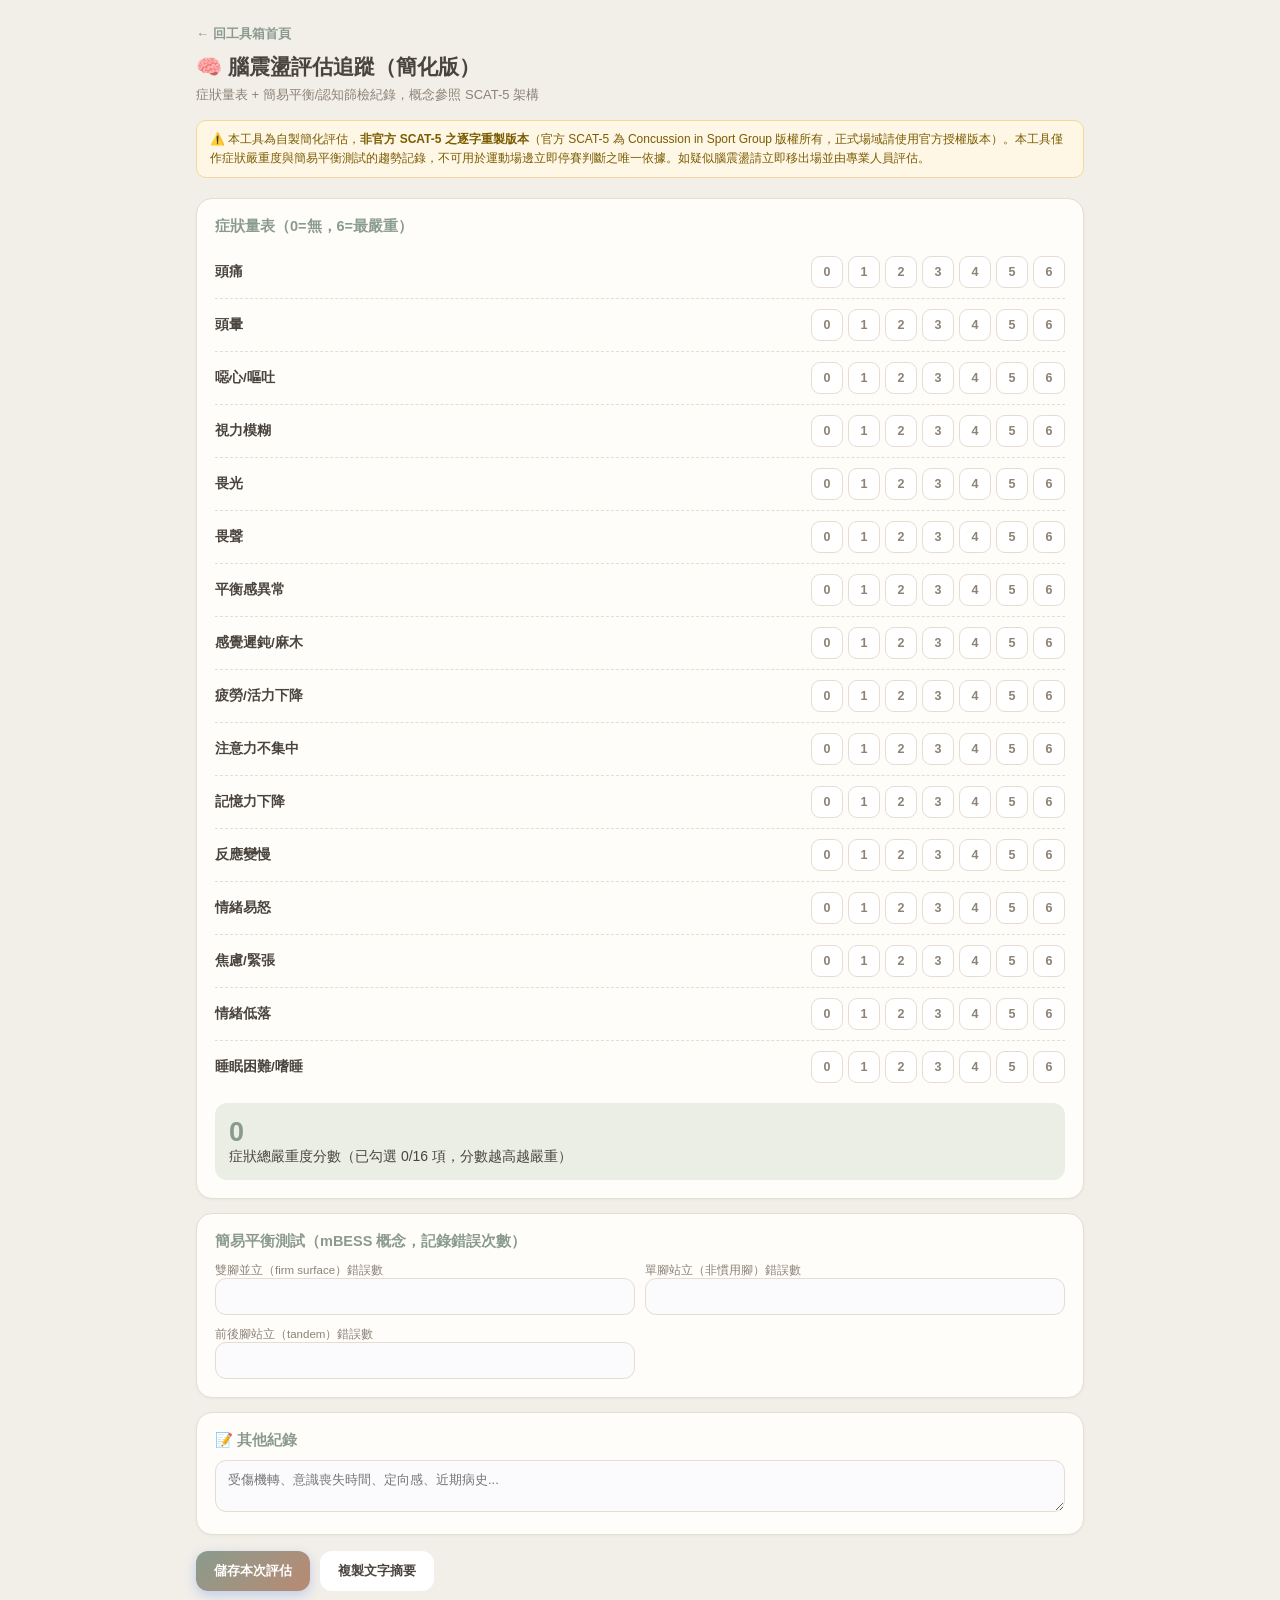
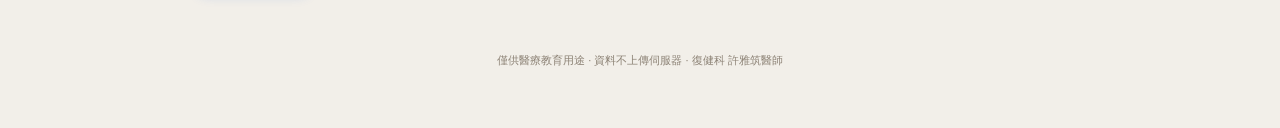
<file: concussion-track.html>
<!DOCTYPE html>
<html lang="zh-TW"><head><meta charset="UTF-8"><meta name="viewport" content="width=device-width, initial-scale=1.0">
<title>腦震盪評估追蹤 | 復健科臨床工具</title>
<link rel="stylesheet" href="style.css"></head>
<body><div class="wrap">
<a class="back" href="index.html">← 回工具箱首頁</a>
<h1>🧠 腦震盪評估追蹤（簡化版）</h1>
<div class="sub">症狀量表 + 簡易平衡/認知篩檢紀錄，概念參照 SCAT-5 架構</div>
<div class="disclaimer">⚠️ 本工具為自製簡化評估，<b>非官方 SCAT-5 之逐字重製版本</b>（官方 SCAT-5 為 Concussion in Sport Group 版權所有，正式場域請使用官方授權版本）。本工具僅作症狀嚴重度與簡易平衡測試的趨勢記錄，不可用於運動場邊立即停賽判斷之唯一依據。如疑似腦震盪請立即移出場並由專業人員評估。</div>

<div class="card">
  <div class="section-title">症狀量表（0=無，6=最嚴重）</div>
  <div id="symptomList"></div>
  <div class="result-box" style="margin-top:10px;" id="symptomResult"></div>
</div>

<div class="card">
  <div class="section-title">簡易平衡測試（mBESS 概念，記錄錯誤次數）</div>
  <div class="grid2">
    <div><div class="item-sub">雙腳並立（firm surface）錯誤數</div><input type="number" id="bess1" min="0"></div>
    <div><div class="item-sub">單腳站立（非慣用腳）錯誤數</div><input type="number" id="bess2" min="0"></div>
    <div><div class="item-sub">前後腳站立（tandem）錯誤數</div><input type="number" id="bess3" min="0"></div>
  </div>
</div>

<div class="card">
  <div class="section-title">📝 其他紀錄</div>
  <textarea id="notes" placeholder="受傷機轉、意識喪失時間、定向感、近期病史..."></textarea>
</div>

<div class="toolbar">
  <button class="action btn-primary" id="saveBtn">儲存本次評估</button>
  <button class="action btn-ghost" id="exportBtn">複製文字摘要</button>
</div>
<div class="saved-note" id="savedNote"></div>

<div class="card" style="display:none;" id="historyCard">
  <div class="section-title">🕓 歷史紀錄（可追蹤恢復趨勢）</div>
  <div id="historyList"></div>
</div>
<footer>僅供醫療教育用途 · 資料不上傳伺服器 · 復健科 許雅筑醫師</footer>
</div>

<script src="common.js"></script>
<script>
const STORE_KEY = "concussion_track_v1";
const SYMPTOMS = ["頭痛","頭暈","噁心/嘔吐","視力模糊","畏光","畏聲","平衡感異常","感覺遲鈍/麻木","疲勞/活力下降","注意力不集中","記憶力下降","反應變慢","情緒易怒","焦慮/緊張","情緒低落","睡眠困難/嗜睡"];

function buildSymptoms(){
  const c = document.getElementById('symptomList');
  c.innerHTML = SYMPTOMS.map((s,i)=>`
    <div class="row">
      <div class="item-name">${s}</div>
      <div class="scores" data-i="${i}">${[0,1,2,3,4,5,6].map(v=>`<button class="scbtn" data-v="${v}">${v}</button>`).join('')}</div>
    </div>`).join('');
  c.querySelectorAll('.scores').forEach(group=>{
    group.querySelectorAll('.scbtn').forEach(btn=>{
      btn.addEventListener('click', ()=>{
        group.querySelectorAll('.scbtn').forEach(b=>b.classList.remove('active'));
        btn.classList.add('active');
        computeSymptom();
      });
    });
  });
}

function computeSymptom(){
  let total = 0, count = 0;
  document.querySelectorAll('.scores').forEach(group=>{
    const active = group.querySelector('.scbtn.active');
    if(active){ total += parseInt(active.getAttribute('data-v')); count++; }
  });
  document.getElementById('symptomResult').innerHTML =
    `<div class="result-num">${total}</div><div>症狀總嚴重度分數（已勾選 ${count}/${SYMPTOMS.length} 項，分數越高越嚴重）</div>`;
}

function summaryText(){
  const lines = [`腦震盪評估摘要 - ${new Date().toLocaleString('zh-TW')}`];
  document.querySelectorAll('.scores').forEach(group=>{
    const i = group.getAttribute('data-i');
    const active = group.querySelector('.scbtn.active');
    if(active) lines.push(`${SYMPTOMS[i]}：${active.getAttribute('data-v')}`);
  });
  lines.push(document.getElementById('symptomResult').innerText.replace('\n',' / '));
  const b1 = document.getElementById('bess1').value, b2 = document.getElementById('bess2').value, b3 = document.getElementById('bess3').value;
  lines.push(`\n平衡測試錯誤數：並立 ${b1||'-'} / 單腳 ${b2||'-'} / 前後腳 ${b3||'-'}`);
  const notes = document.getElementById('notes').value.trim();
  if(notes) lines.push(`\n備註：${notes}`);
  return lines.join('\n');
}

buildSymptoms();
computeSymptom();

document.getElementById('saveBtn').addEventListener('click', ()=>{
  rtSave(STORE_KEY, summaryText());
  rtFlash(document.getElementById('savedNote'), '已儲存到本機 ✓');
  rtRenderHistory(STORE_KEY, document.getElementById('historyList'));
});
document.getElementById('exportBtn').addEventListener('click', ()=>{
  rtCopy(summaryText(), document.getElementById('savedNote'));
});
rtRenderHistory(STORE_KEY, document.getElementById('historyList'));
</script>
</body></html>
</file>
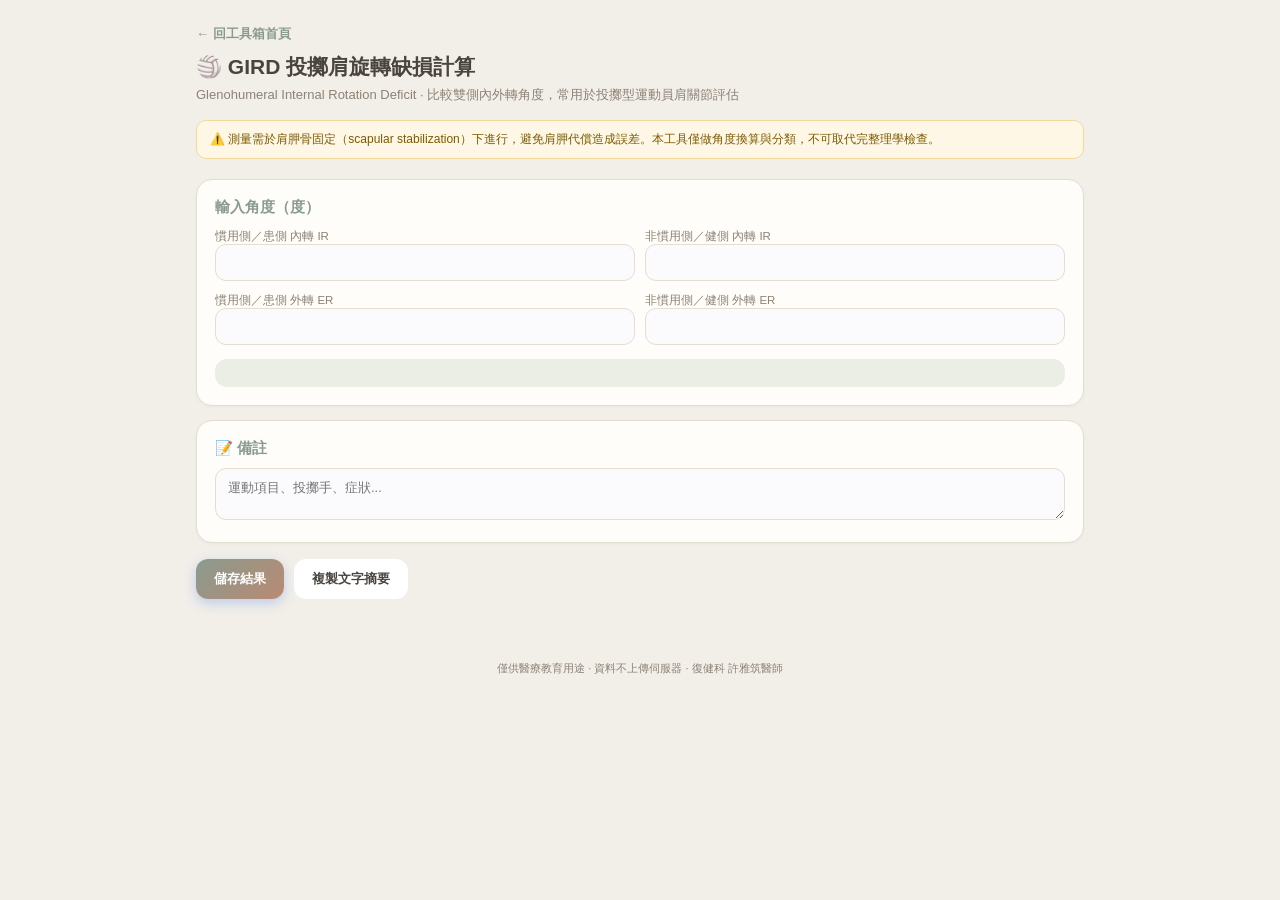
<file: gird-shoulder.html>
<!DOCTYPE html>
<html lang="zh-TW"><head><meta charset="UTF-8"><meta name="viewport" content="width=device-width, initial-scale=1.0">
<title>GIRD 肩旋轉缺損計算 | 復健科臨床工具</title>
<link rel="stylesheet" href="style.css"></head>
<body><div class="wrap">
<a class="back" href="index.html">← 回工具箱首頁</a>
<h1>🏐 GIRD 投擲肩旋轉缺損計算</h1>
<div class="sub">Glenohumeral Internal Rotation Deficit · 比較雙側內外轉角度，常用於投擲型運動員肩關節評估</div>
<div class="disclaimer">⚠️ 測量需於肩胛骨固定（scapular stabilization）下進行，避免肩胛代償造成誤差。本工具僅做角度換算與分類，不可取代完整理學檢查。</div>

<div class="card">
  <div class="section-title">輸入角度（度）</div>
  <div class="grid2">
    <div><div class="item-sub">慣用側／患側 內轉 IR</div><input type="number" id="domIR"></div>
    <div><div class="item-sub">非慣用側／健側 內轉 IR</div><input type="number" id="nondomIR"></div>
    <div><div class="item-sub">慣用側／患側 外轉 ER</div><input type="number" id="domER"></div>
    <div><div class="item-sub">非慣用側／健側 外轉 ER</div><input type="number" id="nondomER"></div>
  </div>
  <div class="result-box" id="resultBox" style="margin-top:14px;"></div>
</div>

<div class="card">
  <div class="section-title">📝 備註</div>
  <textarea id="notes" placeholder="運動項目、投擲手、症狀..."></textarea>
</div>

<div class="toolbar">
  <button class="action btn-primary" id="saveBtn">儲存結果</button>
  <button class="action btn-ghost" id="exportBtn">複製文字摘要</button>
</div>
<div class="saved-note" id="savedNote"></div>
<div class="card" style="display:none;" id="historyCard">
  <div class="section-title">🕓 歷史紀錄</div>
  <div id="historyList"></div>
</div>
<footer>僅供醫療教育用途 · 資料不上傳伺服器 · 復健科 許雅筑醫師</footer>
</div>

<script src="common.js"></script>
<script>
const STORE_KEY = "gird_score_v1";
function compute(){
  const dIR = parseFloat(document.getElementById('domIR').value);
  const nIR = parseFloat(document.getElementById('nondomIR').value);
  const dER = parseFloat(document.getElementById('domER').value);
  const nER = parseFloat(document.getElementById('nondomER').value);
  const box = document.getElementById('resultBox');
  if([dIR,nIR,dER,nER].some(v=>isNaN(v))){ box.innerHTML='請完整輸入四個角度'; return; }
  const gird = nIR - dIR;
  const erGain = dER - nER;
  const dTROM = dIR + dER;
  const nTROM = nIR + nER;
  const trromDiff = nTROM - dTROM;
  let html = `<div>GIRD（健側IR − 患側IR）：<b>${gird}°</b> ${gird>=20?'<span class="tag red">≥20° 臨床顯著</span>':(gird>0?'<span class="tag yellow">有缺損</span>':'<span class="tag green">無顯著缺損</span>')}</div>`;
  html += `<div style="margin-top:6px;">ER gain（患側ER − 健側ER）：<b>${erGain}°</b></div>`;
  html += `<div style="margin-top:6px;">TROM 差異（健側TROM − 患側TROM）：<b>${trromDiff}°</b> ${Math.abs(trromDiff)>=5?'<span class="tag red">≥5° 提示總旋轉動作受限（非單純骨性適應）</span>':'<span class="tag green">在代償範圍內</span>'}</div>`;
  box.innerHTML = html;
}
['domIR','nondomIR','domER','nondomER'].forEach(id=>document.getElementById(id).addEventListener('input', compute));

function summaryText(){
  const notes = document.getElementById('notes').value.trim();
  return `GIRD 評估摘要 - ${new Date().toLocaleString('zh-TW')}\n` +
    `患側 IR/ER：${document.getElementById('domIR').value||'-'}°/${document.getElementById('domER').value||'-'}°\n` +
    `健側 IR/ER：${document.getElementById('nondomIR').value||'-'}°/${document.getElementById('nondomER').value||'-'}°\n` +
    document.getElementById('resultBox').innerText + (notes?`\n備註：${notes}`:'');
}
document.getElementById('saveBtn').addEventListener('click', ()=>{
  rtSave(STORE_KEY, summaryText());
  rtFlash(document.getElementById('savedNote'), '已儲存到本機 ✓');
  rtRenderHistory(STORE_KEY, document.getElementById('historyList'));
});
document.getElementById('exportBtn').addEventListener('click', ()=>{
  rtCopy(summaryText(), document.getElementById('savedNote'));
});
rtRenderHistory(STORE_KEY, document.getElementById('historyList'));
</script>
</body></html>
</file>
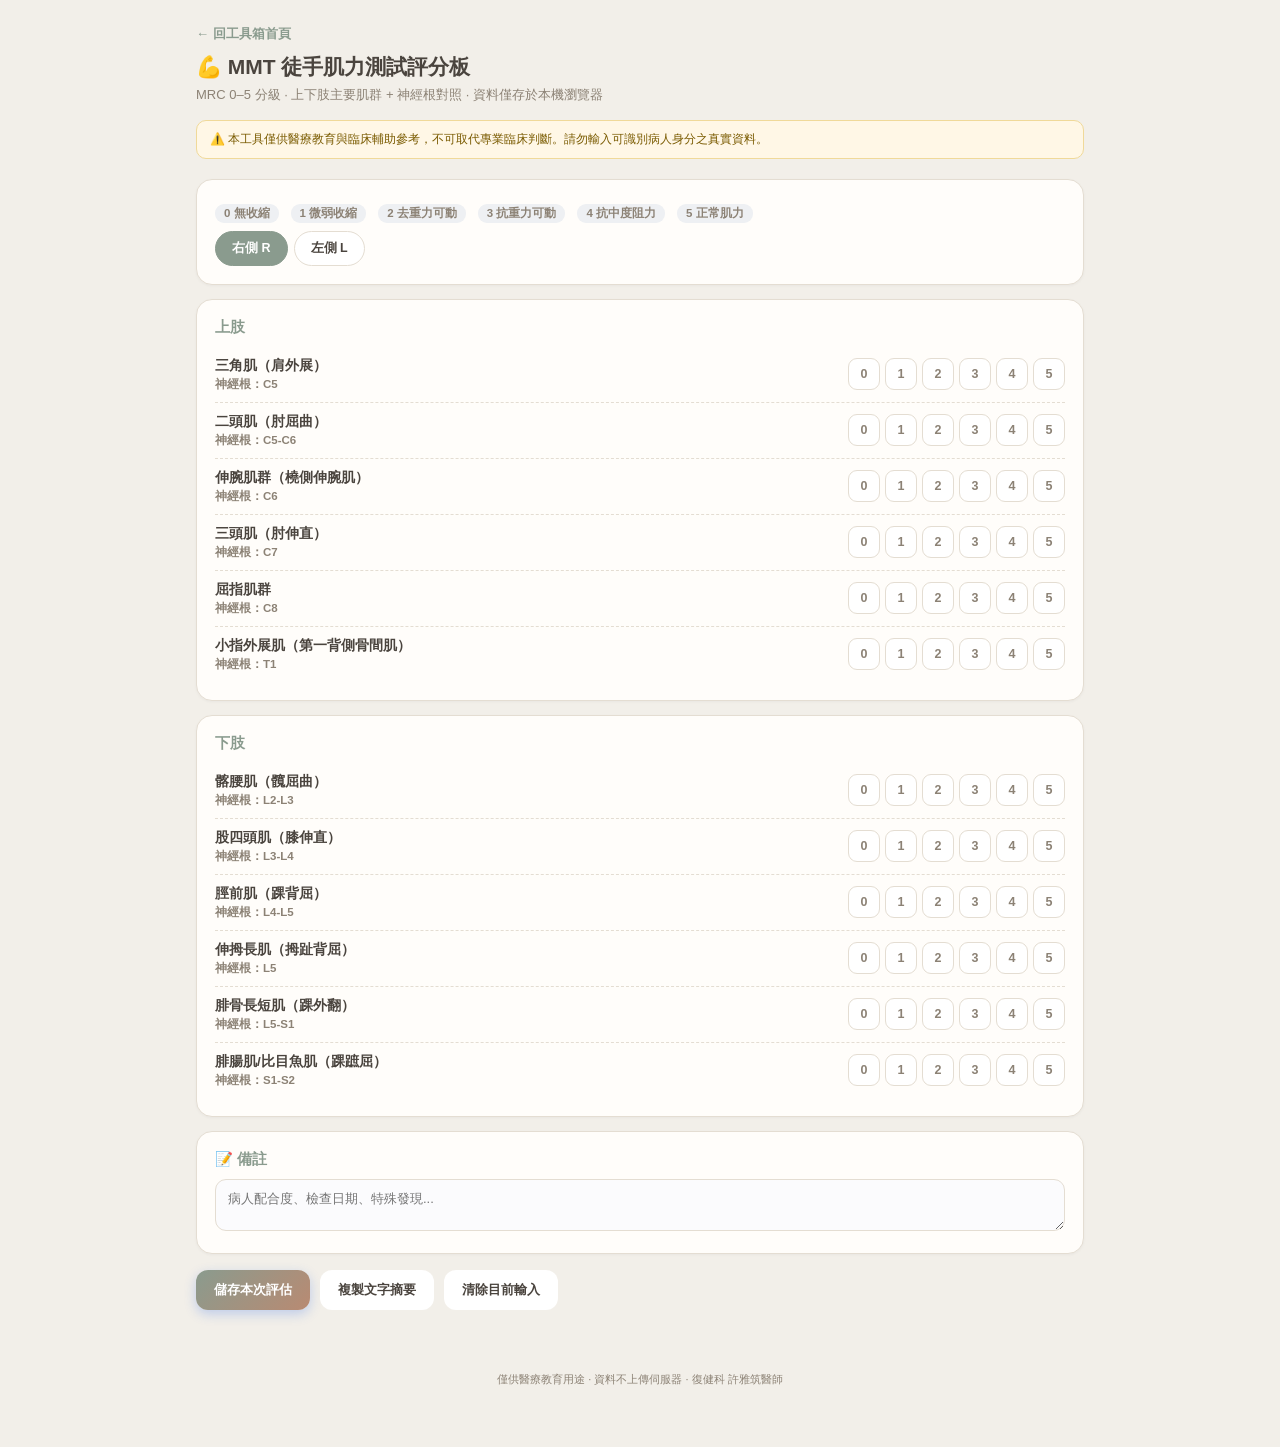
<file: mmt-score.html>
<!DOCTYPE html>
<html lang="zh-TW"><head><meta charset="UTF-8"><meta name="viewport" content="width=device-width, initial-scale=1.0">
<title>MMT 肌力評分板 | 復健科臨床工具</title>
<link rel="stylesheet" href="style.css"></head>
<body><div class="wrap">
<a class="back" href="index.html">← 回工具箱首頁</a>
<h1>💪 MMT 徒手肌力測試評分板</h1>
<div class="sub">MRC 0–5 分級 · 上下肢主要肌群 + 神經根對照 · 資料僅存於本機瀏覽器</div>
<div class="disclaimer">⚠️ 本工具僅供醫療教育與臨床輔助參考，不可取代專業臨床判斷。請勿輸入可識別病人身分之真實資料。</div>

<div class="card">
  <div class="badge-row" style="margin-bottom:8px;">
    <span class="pill">0 無收縮</span><span class="pill">1 微弱收縮</span><span class="pill">2 去重力可動</span>
    <span class="pill">3 抗重力可動</span><span class="pill">4 抗中度阻力</span><span class="pill">5 正常肌力</span>
  </div>
  <div class="badge-row" id="sideToggle">
    <button class="choice-btn active" data-side="R">右側 R</button>
    <button class="choice-btn" data-side="L">左側 L</button>
  </div>
</div>

<div id="content"></div>

<div class="card">
  <div class="section-title">📝 備註</div>
  <textarea id="notes" placeholder="病人配合度、檢查日期、特殊發現..."></textarea>
</div>

<div class="toolbar">
  <button class="action btn-primary" id="saveBtn">儲存本次評估</button>
  <button class="action btn-ghost" id="exportBtn">複製文字摘要</button>
  <button class="action btn-ghost" id="clearBtn">清除目前輸入</button>
</div>
<div class="saved-note" id="savedNote"></div>

<div class="card" style="display:none;" id="historyCard">
  <div class="section-title">🕓 歷史紀錄</div>
  <div id="historyList"></div>
</div>
<footer>僅供醫療教育用途 · 資料不上傳伺服器 · 復健科 許雅筑醫師</footer>
</div>

<script src="common.js"></script>
<script>
const MUSCLES = {
  "上肢": [
    {name:"三角肌（肩外展）", root:"C5"},
    {name:"二頭肌（肘屈曲）", root:"C5-C6"},
    {name:"伸腕肌群（橈側伸腕肌）", root:"C6"},
    {name:"三頭肌（肘伸直）", root:"C7"},
    {name:"屈指肌群", root:"C8"},
    {name:"小指外展肌（第一背側骨間肌）", root:"T1"},
  ],
  "下肢": [
    {name:"髂腰肌（髖屈曲）", root:"L2-L3"},
    {name:"股四頭肌（膝伸直）", root:"L3-L4"},
    {name:"脛前肌（踝背屈）", root:"L4-L5"},
    {name:"伸拇長肌（拇趾背屈）", root:"L5"},
    {name:"腓骨長短肌（踝外翻）", root:"L5-S1"},
    {name:"腓腸肌/比目魚肌（踝蹠屈）", root:"S1-S2"},
  ]
};
const STORE_KEY = "mmt_score_records_v1";
let currentSide = "R";
let scores = { R:{}, L:{} };

function buildUI(){
  const content = document.getElementById('content');
  content.innerHTML = '';
  Object.entries(MUSCLES).forEach(([group, list])=>{
    const card = document.createElement('div');
    card.className = 'card';
    card.innerHTML = `<div class="section-title">${group}</div>`;
    list.forEach(m=>{
      const row = document.createElement('div');
      row.className = 'row';
      row.innerHTML = `
        <div class="item-name">${m.name}<div class="item-sub">神經根：${m.root}</div></div>
        <div class="scores" data-muscle="${m.name}">${[0,1,2,3,4,5].map(v=>`<button class="scbtn" data-v="${v}">${v}</button>`).join('')}</div>
      `;
      card.appendChild(row);
    });
    content.appendChild(card);
  });
  attachScoreEvents();
  refreshActiveStates();
}
function attachScoreEvents(){
  document.querySelectorAll('.scores').forEach(group=>{
    group.querySelectorAll('.scbtn').forEach(btn=>{
      btn.addEventListener('click', ()=>{
        const muscle = group.getAttribute('data-muscle');
        scores[currentSide][muscle] = btn.getAttribute('data-v');
        refreshActiveStates();
      });
    });
  });
}
function refreshActiveStates(){
  document.querySelectorAll('.scores').forEach(group=>{
    const muscle = group.getAttribute('data-muscle');
    const val = scores[currentSide][muscle];
    group.querySelectorAll('.scbtn').forEach(b=> b.classList.toggle('active', b.getAttribute('data-v') === val));
  });
}
document.getElementById('sideToggle').addEventListener('click', (e)=>{
  const btn = e.target.closest('button[data-side]');
  if(!btn) return;
  currentSide = btn.getAttribute('data-side');
  document.querySelectorAll('#sideToggle button').forEach(b=>b.classList.toggle('active', b===btn));
  refreshActiveStates();
});
function summaryText(){
  const lines = [`MMT 肌力評分摘要 - ${new Date().toLocaleString('zh-TW')}`];
  ['R','L'].forEach(side=>{
    lines.push(`\n【${side==='R'?'右側':'左側'}】`);
    Object.entries(MUSCLES).forEach(([group, list])=>{
      list.forEach(m=>{
        const v = scores[side][m.name];
        if(v !== undefined) lines.push(`${m.name}（${m.root}）：${v}/5`);
      });
    });
  });
  const notes = document.getElementById('notes').value.trim();
  if(notes) lines.push(`\n備註：${notes}`);
  return lines.join('\n');
}
buildUI();
document.getElementById('saveBtn').addEventListener('click', ()=>{
  rtSave(STORE_KEY, summaryText());
  rtFlash(document.getElementById('savedNote'), '已儲存到本機 ✓');
  rtRenderHistory(STORE_KEY, document.getElementById('historyList'));
});
document.getElementById('exportBtn').addEventListener('click', ()=>{
  rtCopy(summaryText(), document.getElementById('savedNote'));
});
document.getElementById('clearBtn').addEventListener('click', ()=>{
  scores = { R:{}, L:{} }; document.getElementById('notes').value=''; refreshActiveStates();
});
rtRenderHistory(STORE_KEY, document.getElementById('historyList'));
</script>
</body></html>
</file>
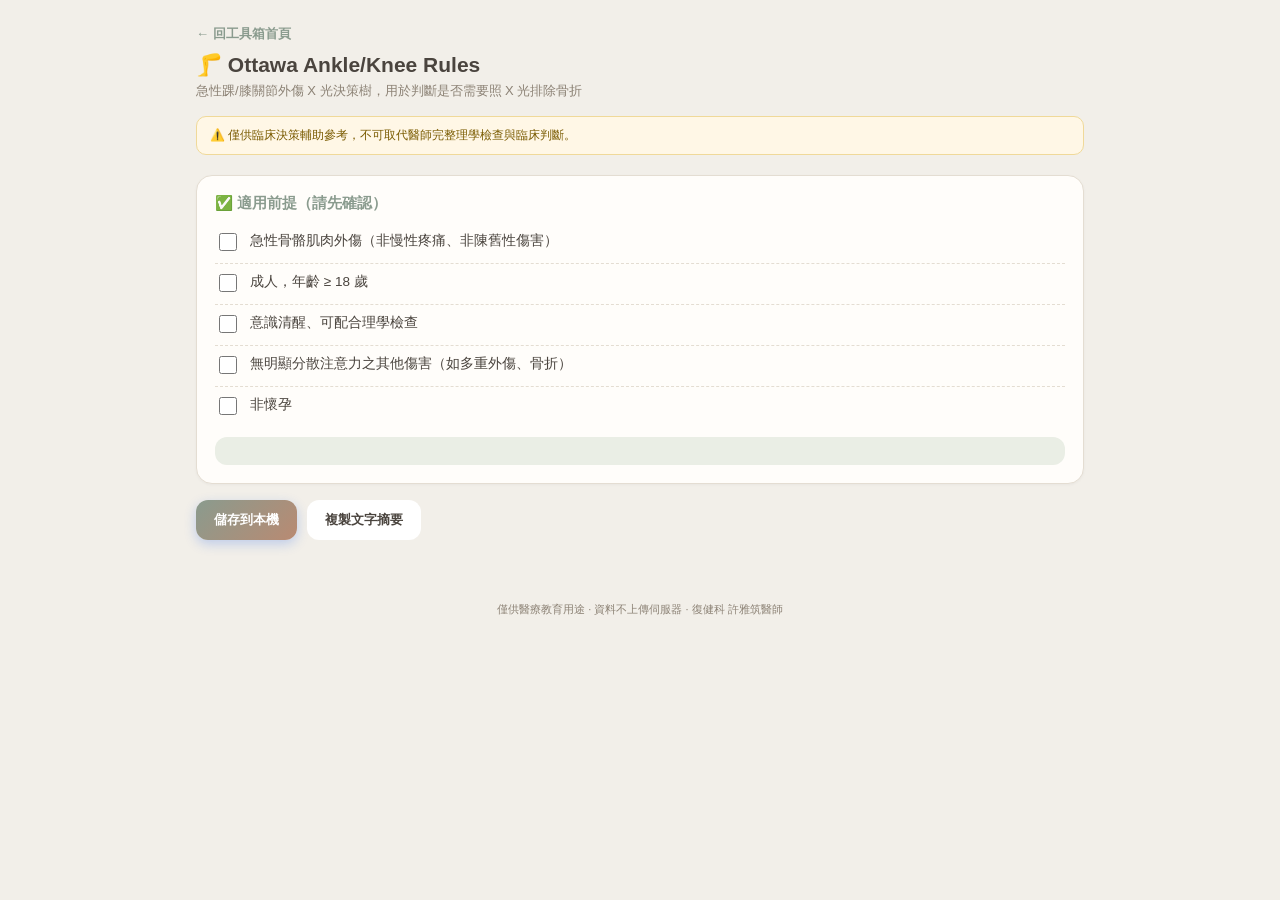
<file: ottawa-rules.html>
<!DOCTYPE html>
<html lang="zh-TW"><head><meta charset="UTF-8"><meta name="viewport" content="width=device-width, initial-scale=1.0">
<title>Ottawa Ankle/Knee Rules | 復健科臨床工具</title>
<link rel="stylesheet" href="style.css"></head>
<body><div class="wrap">
<a class="back" href="index.html">← 回工具箱首頁</a>
<h1>🦵 Ottawa Ankle/Knee Rules</h1>
<div class="sub">急性踝/膝關節外傷 X 光決策樹，用於判斷是否需要照 X 光排除骨折</div>
<div class="disclaimer">⚠️ 僅供臨床決策輔助參考，不可取代醫師完整理學檢查與臨床判斷。</div>

<div class="card">
  <div class="section-title">✅ 適用前提（請先確認）</div>
  <div id="prereqList"></div>
  <div class="result-box" id="prereqResult" style="margin-top:10px;"></div>
</div>

<div class="card" id="ruleSection" style="display:none;">
  <div class="section-title">選擇部位</div>
  <div class="badge-row">
    <button class="choice-btn active" id="btnAnkle" onclick="switchRegion('ankle')">踝關節 Ankle</button>
    <button class="choice-btn" id="btnKnee" onclick="switchRegion('knee')">膝關節 Knee</button>
  </div>
</div>

<div class="card" id="ankleCard" style="display:none;">
  <div class="section-title">Ottawa Ankle Rule</div>
  <div id="ankleItems"></div>
</div>

<div class="card" id="kneeCard" style="display:none;">
  <div class="section-title">Ottawa Knee Rule</div>
  <div id="kneeItems"></div>
</div>

<div class="card" id="resultCard" style="display:none;">
  <div class="section-title">判讀結果</div>
  <div class="result-box" id="resultBox">請勾選上方項目</div>
</div>

<div class="toolbar">
  <button class="action btn-primary" id="saveBtn">儲存到本機</button>
  <button class="action btn-ghost" id="exportBtn">複製文字摘要</button>
</div>
<div class="saved-note" id="savedNote"></div>

<div class="card" style="display:none;" id="historyCard">
  <div class="section-title">🕓 歷史紀錄</div>
  <div id="historyList"></div>
</div>
<footer>僅供醫療教育用途 · 資料不上傳伺服器 · 復健科 許雅筑醫師</footer>
</div>

<script src="common.js"></script>
<script>
const STORE_KEY = "ottawa_rules_v2";
const PREREQS = [
  {id:"pq1", label:"急性骨骼肌肉外傷（非慢性疼痛、非陳舊性傷害）"},
  {id:"pq2", label:"成人，年齡 ≥ 18 歲"},
  {id:"pq3", label:"意識清醒、可配合理學檢查"},
  {id:"pq4", label:"無明顯分散注意力之其他傷害（如多重外傷、骨折）"},
  {id:"pq5", label:"非懷孕"},
];
let prereqState = {};

function buildPrereq(){
  const c = document.getElementById('prereqList');
  c.innerHTML = PREREQS.map(p=>`
    <div class="checklist-item">
      <input type="checkbox" id="${p.id}">
      <label for="${p.id}" style="font-size:13.5px;">${p.label}</label>
    </div>`).join('');
  PREREQS.forEach(p=>{
    document.getElementById(p.id).addEventListener('change', checkPrereq);
  });
}
function checkPrereq(){
  const allChecked = PREREQS.every(p=> document.getElementById(p.id).checked);
  const result = document.getElementById('prereqResult');
  const ruleSection = document.getElementById('ruleSection');
  if(allChecked){
    result.innerHTML = '<span class="tag green">符合適用前提，可使用 Ottawa Rules</span>';
    ruleSection.style.display = 'block';
    document.getElementById(region==='ankle'?'ankleCard':'kneeCard').style.display = 'block';
    document.getElementById('resultCard').style.display = 'block';
  } else {
    result.innerHTML = '<span class="tag yellow">尚未完全符合適用前提，請先評估是否適用其他臨床判斷流程</span>';
    ruleSection.style.display = 'none';
    document.getElementById('ankleCard').style.display = 'none';
    document.getElementById('kneeCard').style.display = 'none';
    document.getElementById('resultCard').style.display = 'none';
  }
}

const ANKLE_ITEMS = [
  {id:"a1", label:"外踝（外踝尖端後緣 6 cm 範圍）骨壓痛", sub:"Lateral malleolar zone tenderness"},
  {id:"a2", label:"內踝（內踝尖端後緣 6 cm 範圍）骨壓痛", sub:"Medial malleolar zone tenderness"},
  {id:"a3", label:"第五蹠骨基部骨壓痛", sub:"5th metatarsal base tenderness（中足規則）"},
  {id:"a4", label:"舟狀骨骨壓痛", sub:"Navicular tenderness（中足規則）"},
  {id:"a5", label:"受傷當下及就診時皆無法承重走 4 步", sub:"Inability to bear weight both immediately and in ED"},
];
const KNEE_ITEMS = [
  {id:"k1", label:"年齡 ≥ 55 歲", sub:""},
  {id:"k2", label:"腓骨頭處單獨壓痛", sub:"Isolated tenderness of fibular head"},
  {id:"k3", label:"髕骨單獨壓痛（無其他骨壓痛）", sub:"Isolated tenderness of patella"},
  {id:"k4", label:"無法主動屈膝至 90 度", sub:"Inability to flex to 90°"},
  {id:"k5", label:"受傷當下及就診時皆無法承重走 4 步", sub:"Inability to bear weight both immediately and in ED"},
];
let region = 'ankle';
let checked = {ankle:{}, knee:{}};

function renderItems(items, containerId, region){
  const c = document.getElementById(containerId);
  c.innerHTML = items.map(it=>`
    <div class="row">
      <div class="item-name">${it.label}${it.sub?`<div class="item-sub">${it.sub}</div>`:''}</div>
      <div class="badge-row">
        <button class="choice-btn" data-region="${region}" data-id="${it.id}" data-v="0">否</button>
        <button class="choice-btn" data-region="${region}" data-id="${it.id}" data-v="1">是</button>
      </div>
    </div>`).join('');
  c.querySelectorAll('button[data-id]').forEach(btn=>{
    btn.addEventListener('click', ()=>{
      const r = btn.getAttribute('data-region');
      const id = btn.getAttribute('data-id');
      checked[r][id] = btn.getAttribute('data-v') === '1';
      refreshActive();
      computeResult();
    });
  });
}
function refreshActive(){
  document.querySelectorAll('button[data-id]').forEach(btn=>{
    const r = btn.getAttribute('data-region');
    const id = btn.getAttribute('data-id');
    const v = btn.getAttribute('data-v') === '1';
    const isSet = checked[r][id] !== undefined;
    btn.classList.toggle('active', isSet && checked[r][id] === v);
  });
}
function switchRegion(r){
  region = r;
  document.getElementById('btnAnkle').classList.toggle('active', r==='ankle');
  document.getElementById('btnKnee').classList.toggle('active', r==='knee');
  document.getElementById('ankleCard').style.display = r==='ankle' ? 'block':'none';
  document.getElementById('kneeCard').style.display = r==='knee' ? 'block':'none';
  computeResult();
}
function computeResult(){
  const box = document.getElementById('resultBox');
  if(region === 'ankle'){
    const c = checked.ankle;
    if(Object.keys(c).length===0){ box.innerHTML = '請勾選上方項目'; return; }
    const needXray = c.a1 || c.a2 || c.a3 || c.a4 || c.a5;
    box.innerHTML = needXray
      ? `<span class="tag red">建議照 X 光</span><div style="margin-top:8px;">符合 Ottawa Ankle Rule 陽性條件，建議安排踝關節或足部 X 光。</div>`
      : `<span class="tag green">不建議常規 X 光</span><div style="margin-top:8px;">未符合任何陽性條件，依 Ottawa Ankle Rule 可考慮不需常規 X 光。</div>`;
  } else {
    const c = checked.knee;
    if(Object.keys(c).length===0){ box.innerHTML = '請勾選上方項目'; return; }
    const needXray = c.k1 || c.k2 || c.k3 || c.k4 || c.k5;
    box.innerHTML = needXray
      ? `<span class="tag red">建議照 X 光</span><div style="margin-top:8px;">符合 Ottawa Knee Rule 任一陽性條件，建議安排膝關節 X 光。</div>`
      : `<span class="tag green">不建議常規 X 光</span><div style="margin-top:8px;">未符合任何陽性條件，依 Ottawa Knee Rule 可考慮不需常規 X 光。</div>`;
  }
}
function summaryText(){
  const lines = [`Ottawa ${region==='ankle'?'Ankle':'Knee'} Rule 評估摘要 - ${new Date().toLocaleString('zh-TW')}`];
  lines.push(`適用前提：${PREREQS.every(p=>document.getElementById(p.id).checked) ? '皆符合' : '未完全符合'}`);
  const items = region==='ankle' ? ANKLE_ITEMS : KNEE_ITEMS;
  const c = checked[region];
  items.forEach(it=>{
    const v = c[it.id];
    lines.push(`${it.label}：${v===undefined?'未評估':(v?'是':'否')}`);
  });
  lines.push('');
  lines.push(document.getElementById('resultBox').innerText);
  return lines.join('\n');
}

buildPrereq();
renderItems(ANKLE_ITEMS, 'ankleItems', 'ankle');
renderItems(KNEE_ITEMS, 'kneeItems', 'knee');

document.getElementById('saveBtn').addEventListener('click', ()=>{
  rtSave(STORE_KEY, summaryText());
  rtFlash(document.getElementById('savedNote'), '已儲存到本機 ✓');
  rtRenderHistory(STORE_KEY, document.getElementById('historyList'));
});
document.getElementById('exportBtn').addEventListener('click', ()=>{
  rtCopy(summaryText(), document.getElementById('savedNote'));
});
rtRenderHistory(STORE_KEY, document.getElementById('historyList'));
</script>
</body></html>
</file>
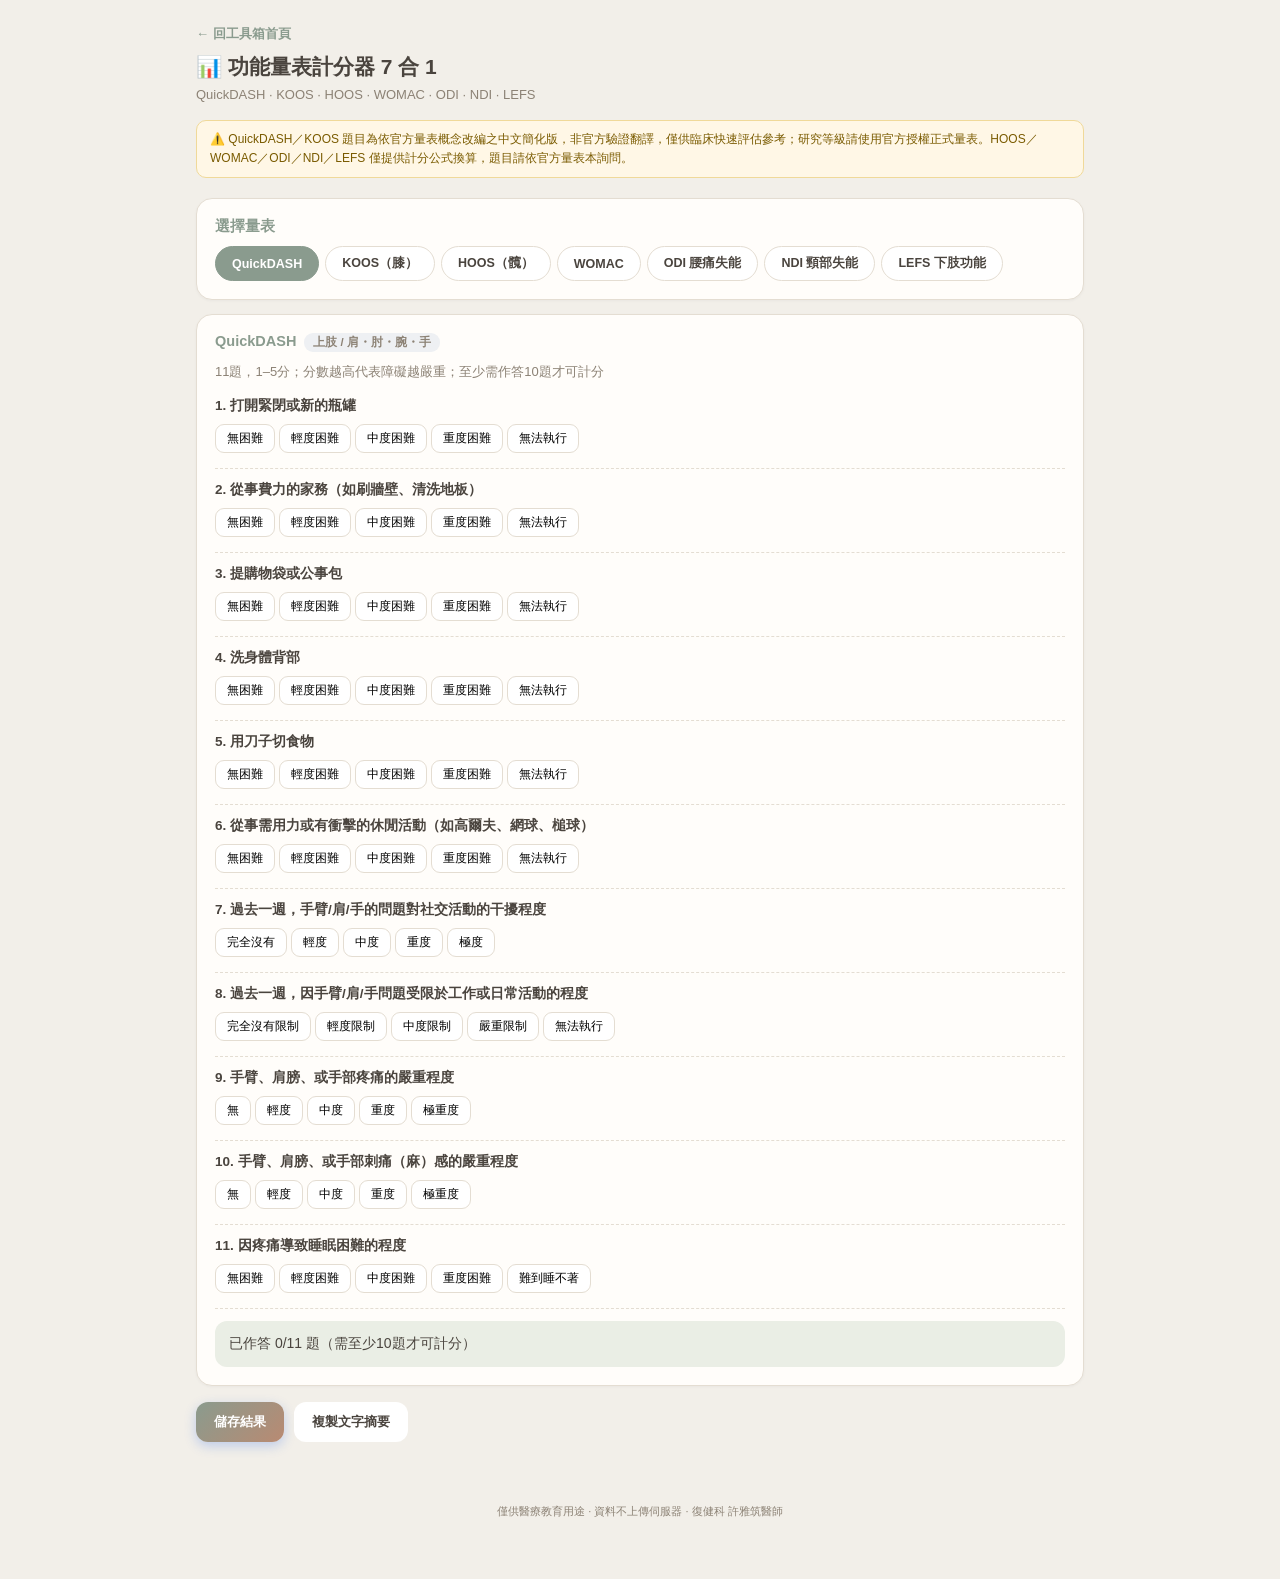
<file: outcome-scales.html>
<!DOCTYPE html>
<html lang="zh-TW"><head><meta charset="UTF-8"><meta name="viewport" content="width=device-width, initial-scale=1.0">
<title>功能量表計分器 | 復健科臨床工具</title>
<link rel="stylesheet" href="style.css">
<style>.opt-btn{border:1px solid var(--line);background:#fff;border-radius:9px;padding:6px 11px;font-size:11.5px;cursor:pointer;margin:3px 4px 3px 0;}
.opt-btn.active{background:var(--accent);color:#fff;border-color:var(--accent);}
.q-card{padding-bottom:12px;margin-bottom:12px;border-bottom:1px dashed var(--line);}
.q-card:last-child{border-bottom:none;}
.subscale-title{font-weight:800;color:var(--accent2);font-size:13px;margin:14px 0 8px;}
</style>
</head>
<body><div class="wrap">
<a class="back" href="index.html">← 回工具箱首頁</a>
<h1>📊 功能量表計分器 7 合 1</h1>
<div class="sub">QuickDASH · KOOS · HOOS · WOMAC · ODI · NDI · LEFS</div>
<div class="disclaimer">⚠️ QuickDASH／KOOS 題目為依官方量表概念改編之中文簡化版，非官方驗證翻譯，僅供臨床快速評估參考；研究等級請使用官方授權正式量表。HOOS／WOMAC／ODI／NDI／LEFS 僅提供計分公式換算，題目請依官方量表本詢問。</div>

<div class="card">
  <div class="section-title">選擇量表</div>
  <div class="badge-row" id="scaleTabs"></div>
</div>

<div class="card" id="calcCard"></div>

<div class="toolbar">
  <button class="action btn-primary" id="saveBtn">儲存結果</button>
  <button class="action btn-ghost" id="exportBtn">複製文字摘要</button>
</div>
<div class="saved-note" id="savedNote"></div>

<div class="card" style="display:none;" id="historyCard">
  <div class="section-title">🕓 歷史紀錄</div>
  <div id="historyList"></div>
</div>
<footer>僅供醫療教育用途 · 資料不上傳伺服器 · 復健科 許雅筑醫師</footer>
</div>

<script src="common.js"></script>
<script>
const STORE_KEY = "outcome_scales_v2";

// ---------- QuickDASH 完整題目 ----------
const QUICKDASH_ITEMS = [
  {text:"打開緊閉或新的瓶罐", type:"diff"},
  {text:"從事費力的家務（如刷牆壁、清洗地板）", type:"diff"},
  {text:"提購物袋或公事包", type:"diff"},
  {text:"洗身體背部", type:"diff"},
  {text:"用刀子切食物", type:"diff"},
  {text:"從事需用力或有衝擊的休閒活動（如高爾夫、網球、槌球）", type:"diff"},
  {text:"過去一週，手臂/肩/手的問題對社交活動的干擾程度", type:"interfere"},
  {text:"過去一週，因手臂/肩/手問題受限於工作或日常活動的程度", type:"limit"},
  {text:"手臂、肩膀、或手部疼痛的嚴重程度", type:"severity"},
  {text:"手臂、肩膀、或手部刺痛（麻）感的嚴重程度", type:"severity"},
  {text:"因疼痛導致睡眠困難的程度", type:"diff_sleep"},
];
const QUICKDASH_OPTS = {
  diff: ["無困難","輕度困難","中度困難","重度困難","無法執行"],
  interfere: ["完全沒有","輕度","中度","重度","極度"],
  limit: ["完全沒有限制","輕度限制","中度限制","嚴重限制","無法執行"],
  severity: ["無","輕度","中度","重度","極重度"],
  diff_sleep: ["無困難","輕度困難","中度困難","重度困難","難到睡不著"],
};
let qdAnswers = {};

// ---------- KOOS 5子量表題目（改編簡化版） ----------
const KOOS_SUBSCALES = {
  "症狀 Symptoms": ["膝蓋腫脹","活動時感覺磨擦音或喀喀聲","活動時膝蓋卡住或鎖住感","無法完全伸直膝蓋","無法完全彎曲膝蓋"],
  "疼痛 Pain": ["一般膝蓋疼痛頻率","扭動/旋轉膝蓋時疼痛","完全伸直膝蓋時疼痛","完全彎曲膝蓋時疼痛","走在平地上疼痛","上下樓梯疼痛","夜間躺床時疼痛","坐著或躺著時疼痛","站立時疼痛"],
  "日常活動 ADL": ["下樓梯","上樓梯","從坐姿站起","站立","彎腰撿地上物品","走在平地","上下車","購物","穿襪子/褲子","起床","脫襪子/褲子","躺床翻身","進出浴缸","坐姿如廁","粗重家務","輕度家務"],
  "運動休閒 Sport/Rec": ["蹲下","跑步","跳躍","扭轉/旋轉患膝","跪下"],
  "生活品質 QOL": ["多常意識到膝蓋問題","是否因膝蓋問題改變生活型態以避免傷膝活動","對膝蓋的信賴/信心程度","整體膝蓋造成的困擾程度"],
};
const KOOS_OPTS = ["無","輕度","中度","重度","極重度"];
let koosAnswers = {}; // {subscale: {idx: score}}

const SCALES = {
  quickdash: { label:"QuickDASH", kind:"detailed-quickdash" },
  koos: { label:"KOOS（膝）", kind:"detailed-koos" },
  hoos: {
    label: "HOOS（髖）", region:"5 子量表：疼痛/症狀/日常活動/運動休閒/生活品質", kind:"generic-multi",
    subs:["疼痛 Pain","症狀 Symptoms","日常活動 ADL","運動休閒 Sport/Rec","生活品質 QOL"],
    formula:(sum,n)=>100-(sum/(n*4))*100, note:"公式：100 − (分數總和÷(題數×4))×100，分數越高代表功能越好"
  },
  womac: {
    label:"WOMAC", region:"3 子量表：疼痛(5題)/僵硬(2題)/功能(17題)", kind:"generic-multi",
    subs:[{name:"疼痛 Pain（5題）",max:5},{name:"僵硬 Stiffness（2題）",max:2},{name:"功能 Function（17題）",max:17}],
    formula:(sum,n)=>(sum/(n*4))*100, note:"公式：(分數總和÷(題數×4))×100，分數越高代表症狀/失能越嚴重"
  },
  odi: { label:"ODI 腰痛失能", region:"10個面向，每項0–5分", kind:"generic-single", items:10,
    formula:(sum,n)=>(sum/(n*5))*100, note:"0–20%輕度 / 21–40%中度 / 41–60%重度 / 61–80%極重度 / 81–100%臥床或誇大" },
  ndi: { label:"NDI 頸部失能", region:"10個面向，每項0–5分", kind:"generic-single", items:10,
    formula:(sum,n)=>(sum/(n*5))*100, note:"10–28%輕度 / 30–48%中度 / 50–68%重度 / 72–100%完全失能" },
  lefs: { label:"LEFS 下肢功能", region:"20題，每題0–4分", kind:"generic-single", items:20,
    formula:(sum,n)=>sum, note:"總分0–80，分數越高代表功能越好" },
};

let current = 'quickdash';

function renderTabs(){
  const c = document.getElementById('scaleTabs');
  c.innerHTML = Object.entries(SCALES).map(([k,v])=>`<button class="choice-btn ${k===current?'active':''}" data-k="${k}">${v.label}</button>`).join('');
  c.querySelectorAll('button').forEach(b=>{
    b.addEventListener('click', ()=>{ current = b.getAttribute('data-k'); renderTabs(); renderCalc(); });
  });
}

function renderCalc(){
  const s = SCALES[current];
  const c = document.getElementById('calcCard');
  if(s.kind === 'detailed-quickdash'){ renderQuickDash(c); }
  else if(s.kind === 'detailed-koos'){ renderKoos(c); }
  else if(s.kind === 'generic-single'){ renderGenericSingle(c, s); }
  else if(s.kind === 'generic-multi'){ renderGenericMulti(c, s); }
}

// ---- QuickDASH render ----
function renderQuickDash(c){
  c.innerHTML = `<div class="section-title">QuickDASH<span class="pill" style="margin-left:8px;">上肢 / 肩・肘・腕・手</span></div>
    <div class="sub">11題，1–5分；分數越高代表障礙越嚴重；至少需作答10題才可計分</div>` +
    QUICKDASH_ITEMS.map((it,i)=>`
      <div class="q-card">
        <div class="item-name">${i+1}. ${it.text}</div>
        <div data-qi="${i}" style="margin-top:6px;">
          ${QUICKDASH_OPTS[it.type].map((o,oi)=>`<button class="opt-btn" data-v="${oi+1}">${o}</button>`).join('')}
        </div>
      </div>`).join('') +
    `<div class="result-box" id="resultBox" style="margin-top:10px;">作答後自動計算</div>`;
  c.querySelectorAll('[data-qi]').forEach(group=>{
    const qi = group.getAttribute('data-qi');
    group.querySelectorAll('.opt-btn').forEach(btn=>{
      btn.addEventListener('click', ()=>{
        qdAnswers[qi] = parseInt(btn.getAttribute('data-v'));
        group.querySelectorAll('.opt-btn').forEach(b=>b.classList.toggle('active', b===btn));
        computeQuickDash();
      });
    });
  });
  computeQuickDash();
}
function computeQuickDash(){
  const box = document.getElementById('resultBox');
  const answered = Object.keys(qdAnswers).length;
  if(answered < 10){ box.innerHTML = `已作答 ${answered}/11 題（需至少10題才可計分）`; return; }
  const sum = Object.values(qdAnswers).reduce((a,b)=>a+b,0);
  const score = ((sum/answered) - 1) * 25;
  box.innerHTML = `<div class="result-num">${score.toFixed(1)}</div><div>已作答 ${answered}/11 題，分數越高代表上肢失能程度越嚴重（範圍0–100）</div>`;
}

// ---- KOOS render ----
function renderKoos(c){
  let html = `<div class="section-title">KOOS（膝）<span class="pill" style="margin-left:8px;">膝關節</span></div>
    <div class="sub">5大範疇，依過去一週狀況評估，分數越高代表功能越好（0=極重度症狀，100=無症狀）</div>`;
  Object.entries(KOOS_SUBSCALES).forEach(([sub, items])=>{
    html += `<div class="subscale-title">${sub}</div>`;
    items.forEach((item,i)=>{
      const key = sub+'_'+i;
      html += `<div class="q-card">
        <div class="item-name" style="font-size:13px;">${item}</div>
        <div data-key="${key}" style="margin-top:6px;">
          ${KOOS_OPTS.map((o,oi)=>`<button class="opt-btn" data-v="${oi}">${o}</button>`).join('')}
        </div>
      </div>`;
    });
  });
  html += `<div class="result-box" id="resultBox" style="margin-top:10px;">作答後自動計算</div>`;
  c.innerHTML = html;
  c.querySelectorAll('[data-key]').forEach(group=>{
    const key = group.getAttribute('data-key');
    group.querySelectorAll('.opt-btn').forEach(btn=>{
      btn.addEventListener('click', ()=>{
        koosAnswers[key] = parseInt(btn.getAttribute('data-v'));
        group.querySelectorAll('.opt-btn').forEach(b=>b.classList.toggle('active', b===btn));
        computeKoos();
      });
    });
  });
  computeKoos();
}
function computeKoos(){
  const box = document.getElementById('resultBox');
  let html = '';
  Object.entries(KOOS_SUBSCALES).forEach(([sub, items])=>{
    let sum=0, count=0;
    items.forEach((item,i)=>{
      const key = sub+'_'+i;
      if(koosAnswers[key] !== undefined){ sum += koosAnswers[key]; count++; }
    });
    if(count>0){
      const score = 100 - (sum/(count*4))*100;
      html += `<div>${sub}：<b>${score.toFixed(1)}</b>（已答${count}/${items.length}題）</div>`;
    } else {
      html += `<div>${sub}：尚未作答</div>`;
    }
  });
  box.innerHTML = html;
}

// ---- generic single (ODI/NDI/LEFS) ----
function renderGenericSingle(c, s){
  c.innerHTML = `
    <div class="section-title">${s.label}<div class="item-sub">${s.region}</div></div>
    <div class="grid2">
      <div><div class="item-sub">已作答題數</div><input type="number" id="nItems" value="${s.items}"></div>
      <div><div class="item-sub">分數總和</div><input type="number" id="sumScore" placeholder="0"></div>
    </div>
    <div class="result-box" id="resultBox" style="margin-top:12px;">輸入後自動計算</div>
    <div class="item-sub" style="margin-top:8px;">${s.note}</div>`;
  document.getElementById('nItems').addEventListener('input', ()=>computeGenericSingle(s));
  document.getElementById('sumScore').addEventListener('input', ()=>computeGenericSingle(s));
  computeGenericSingle(s);
}
function computeGenericSingle(s){
  const n = parseFloat(document.getElementById('nItems').value) || 0;
  const sum = parseFloat(document.getElementById('sumScore').value) || 0;
  const box = document.getElementById('resultBox');
  if(n<=0){ box.innerHTML='請輸入有效題數'; return; }
  const score = s.formula(sum, n);
  box.innerHTML = `<div class="result-num">${score.toFixed(1)}</div>`;
}

// ---- generic multi (HOOS/WOMAC) ----
function renderGenericMulti(c, s){
  const subs = current==='womac' ? s.subs : s.subs.map(name=>({name, max:null}));
  c.innerHTML = `<div class="section-title">${s.label}<div class="item-sub">${s.region}</div></div>` +
    subs.map((sub,i)=>{
      const name = typeof sub==='string'?sub:sub.name;
      const max = typeof sub==='string'?'':sub.max;
      return `<div class="row">
        <div class="item-name">${name}</div>
        <div class="grid2" style="width:220px;">
          <input type="number" id="n_${i}" placeholder="題數" value="${max||''}">
          <input type="number" id="s_${i}" placeholder="總分">
        </div>
      </div>`;
    }).join('') +
    `<div class="result-box" id="resultBox" style="margin-top:12px;">輸入後自動計算</div>
     <div class="item-sub" style="margin-top:8px;">${s.note}</div>`;
  subs.forEach((_,i)=>{
    document.getElementById('n_'+i).addEventListener('input', ()=>computeGenericMulti(s, subs.length));
    document.getElementById('s_'+i).addEventListener('input', ()=>computeGenericMulti(s, subs.length));
  });
  computeGenericMulti(s, subs.length);
}
function computeGenericMulti(s, count){
  const box = document.getElementById('resultBox');
  let html = '', valid = true;
  for(let i=0;i<count;i++){
    const n = parseFloat(document.getElementById('n_'+i).value) || 0;
    const sum = parseFloat(document.getElementById('s_'+i).value) || 0;
    if(n<=0){ valid=false; continue; }
    const score = s.formula(sum, n);
    html += `<div>子量表 ${i+1}：<b>${score.toFixed(1)}</b></div>`;
  }
  box.innerHTML = valid ? html : '請完整輸入各子量表的題數與總分';
}

function summaryText(){
  const s = SCALES[current];
  const lines = [`${s.label} 計分摘要 - ${new Date().toLocaleString('zh-TW')}`];
  lines.push(document.getElementById('resultBox').innerText.replace(/\n+/g,' / '));
  return lines.join('\n');
}

renderTabs();
renderCalc();

document.getElementById('saveBtn').addEventListener('click', ()=>{
  rtSave(STORE_KEY, summaryText());
  rtFlash(document.getElementById('savedNote'), '已儲存到本機 ✓');
  rtRenderHistory(STORE_KEY, document.getElementById('historyList'));
});
document.getElementById('exportBtn').addEventListener('click', ()=>{
  rtCopy(summaryText(), document.getElementById('savedNote'));
});
rtRenderHistory(STORE_KEY, document.getElementById('historyList'));
</script>
</body></html>
</file>
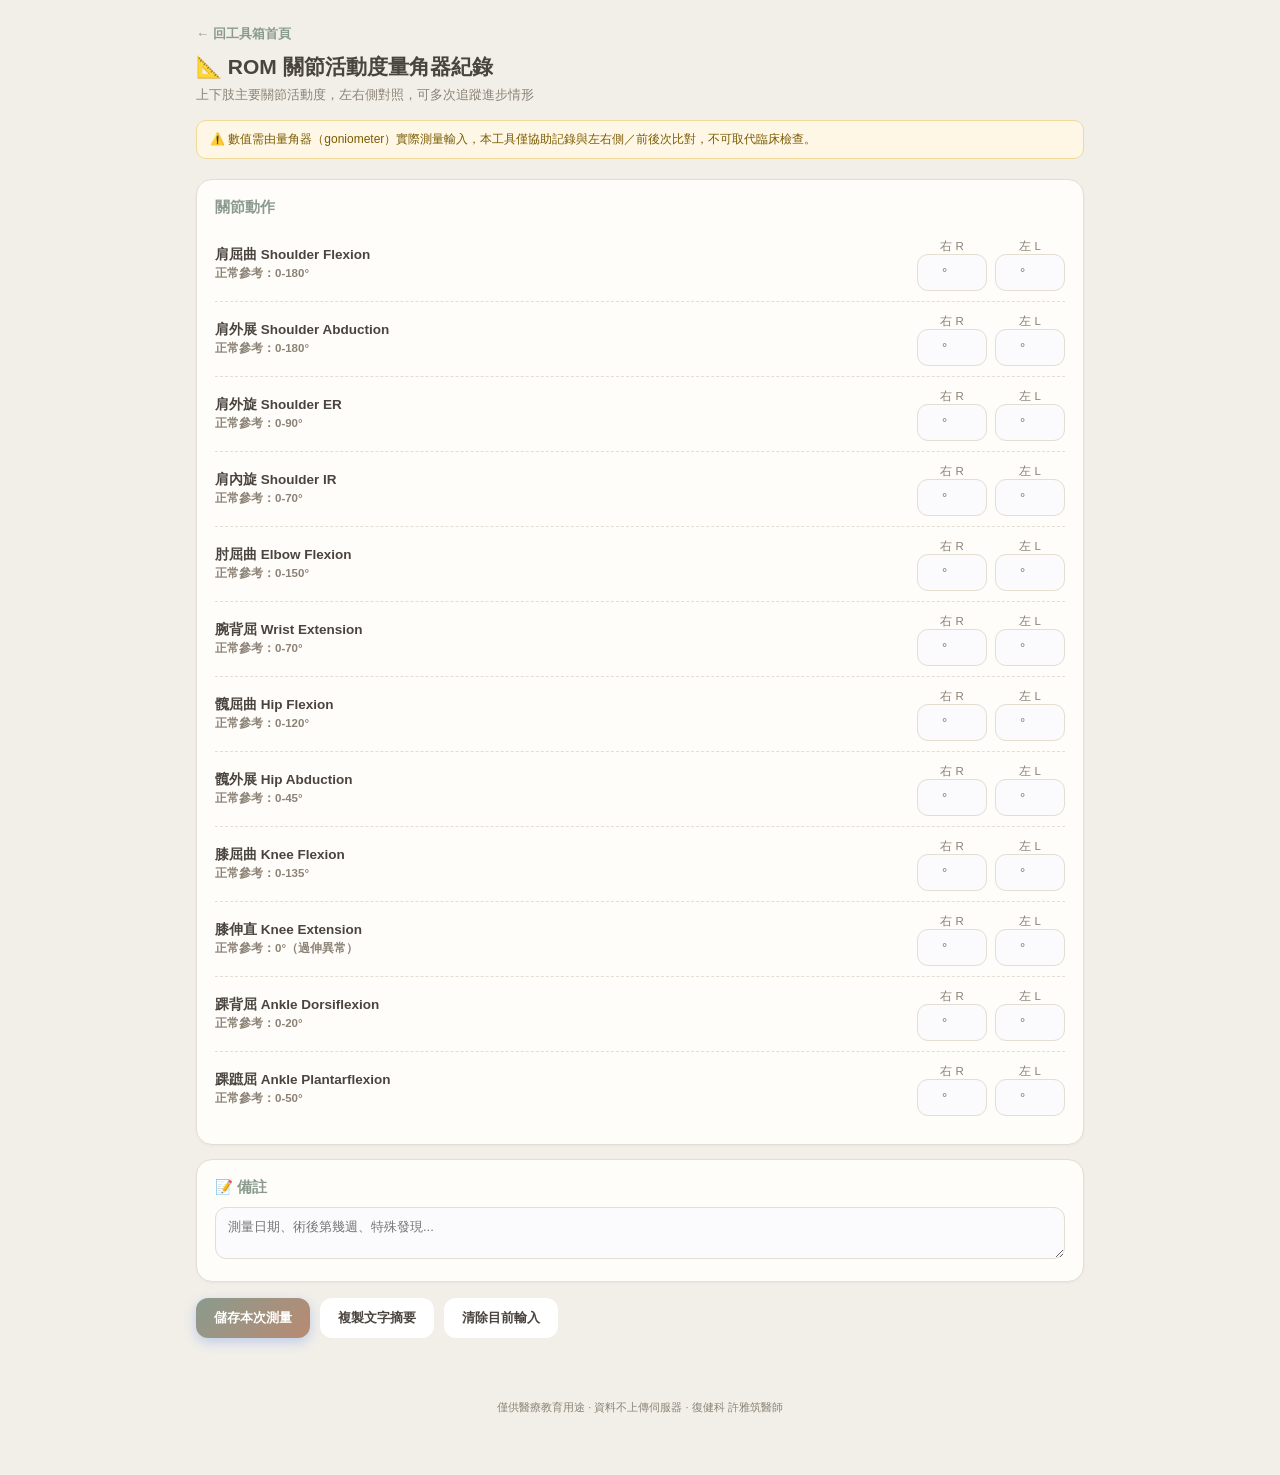
<file: rom-goniometer.html>
<!DOCTYPE html>
<html lang="zh-TW"><head><meta charset="UTF-8"><meta name="viewport" content="width=device-width, initial-scale=1.0">
<title>ROM 關節活動度測量 | 復健科臨床工具</title>
<link rel="stylesheet" href="style.css"></head>
<body><div class="wrap">
<a class="back" href="index.html">← 回工具箱首頁</a>
<h1>📐 ROM 關節活動度量角器紀錄</h1>
<div class="sub">上下肢主要關節活動度，左右側對照，可多次追蹤進步情形</div>
<div class="disclaimer">⚠️ 數值需由量角器（goniometer）實際測量輸入，本工具僅協助記錄與左右側／前後次比對，不可取代臨床檢查。</div>

<div class="card">
  <div class="section-title">關節動作</div>
  <div id="romList"></div>
</div>

<div class="card">
  <div class="section-title">📝 備註</div>
  <textarea id="notes" placeholder="測量日期、術後第幾週、特殊發現..."></textarea>
</div>

<div class="toolbar">
  <button class="action btn-primary" id="saveBtn">儲存本次測量</button>
  <button class="action btn-ghost" id="exportBtn">複製文字摘要</button>
  <button class="action btn-ghost" id="clearBtn">清除目前輸入</button>
</div>
<div class="saved-note" id="savedNote"></div>

<div class="card" style="display:none;" id="historyCard">
  <div class="section-title">🕓 歷史紀錄（可比對進步）</div>
  <div id="historyList"></div>
</div>
<footer>僅供醫療教育用途 · 資料不上傳伺服器 · 復健科 許雅筑醫師</footer>
</div>

<script src="common.js"></script>
<script>
const STORE_KEY = "rom_records_v1";
const MOTIONS = [
  {name:"肩屈曲 Shoulder Flexion", norm:"0-180°"},
  {name:"肩外展 Shoulder Abduction", norm:"0-180°"},
  {name:"肩外旋 Shoulder ER", norm:"0-90°"},
  {name:"肩內旋 Shoulder IR", norm:"0-70°"},
  {name:"肘屈曲 Elbow Flexion", norm:"0-150°"},
  {name:"腕背屈 Wrist Extension", norm:"0-70°"},
  {name:"髖屈曲 Hip Flexion", norm:"0-120°"},
  {name:"髖外展 Hip Abduction", norm:"0-45°"},
  {name:"膝屈曲 Knee Flexion", norm:"0-135°"},
  {name:"膝伸直 Knee Extension", norm:"0°（過伸異常）"},
  {name:"踝背屈 Ankle Dorsiflexion", norm:"0-20°"},
  {name:"踝蹠屈 Ankle Plantarflexion", norm:"0-50°"},
];

function buildUI(){
  const c = document.getElementById('romList');
  c.innerHTML = MOTIONS.map((m,i)=>`
    <div class="row">
      <div class="item-name">${m.name}<div class="item-sub">正常參考：${m.norm}</div></div>
      <div style="display:flex;gap:8px;">
        <div><div class="item-sub" style="text-align:center;">右 R</div><input type="number" id="R${i}" placeholder="°" style="width:70px;text-align:center;"></div>
        <div><div class="item-sub" style="text-align:center;">左 L</div><input type="number" id="L${i}" placeholder="°" style="width:70px;text-align:center;"></div>
      </div>
    </div>`).join('');
}

function summaryText(){
  const lines = [`ROM 關節活動度紀錄 - ${new Date().toLocaleString('zh-TW')}`];
  MOTIONS.forEach((m,i)=>{
    const r = document.getElementById('R'+i).value;
    const l = document.getElementById('L'+i).value;
    if(r || l){
      lines.push(`${m.name}：右 ${r||'-'}° / 左 ${l||'-'}°`);
    }
  });
  const notes = document.getElementById('notes').value.trim();
  if(notes) lines.push(`\n備註：${notes}`);
  return lines.join('\n');
}

buildUI();

document.getElementById('saveBtn').addEventListener('click', ()=>{
  rtSave(STORE_KEY, summaryText());
  rtFlash(document.getElementById('savedNote'), '已儲存到本機 ✓');
  rtRenderHistory(STORE_KEY, document.getElementById('historyList'));
});
document.getElementById('exportBtn').addEventListener('click', ()=>{
  rtCopy(summaryText(), document.getElementById('savedNote'));
});
document.getElementById('clearBtn').addEventListener('click', ()=>{
  MOTIONS.forEach((m,i)=>{ document.getElementById('R'+i).value=''; document.getElementById('L'+i).value=''; });
  document.getElementById('notes').value='';
});
rtRenderHistory(STORE_KEY, document.getElementById('historyList'));
</script>
</body></html>
</file>
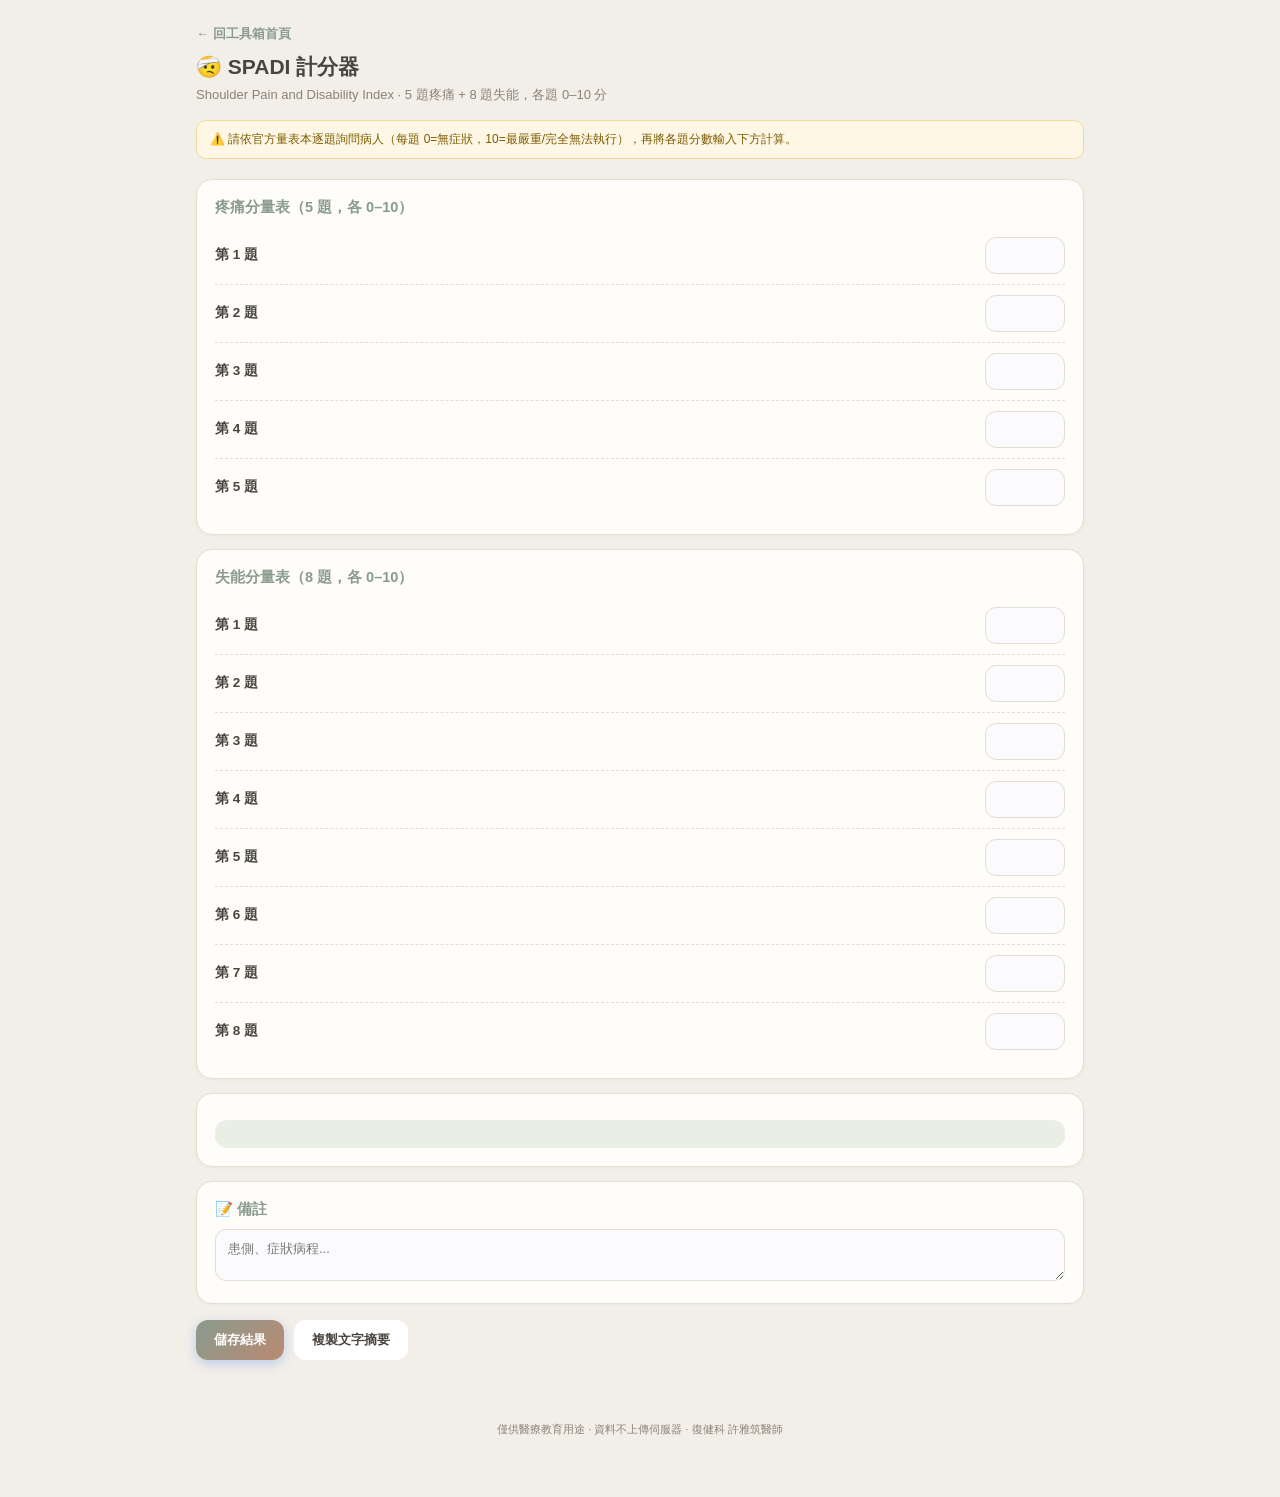
<file: spadi-shoulder.html>
<!DOCTYPE html>
<html lang="zh-TW"><head><meta charset="UTF-8"><meta name="viewport" content="width=device-width, initial-scale=1.0">
<title>SPADI 肩痛與失能指數 | 復健科臨床工具</title>
<link rel="stylesheet" href="style.css"></head>
<body><div class="wrap">
<a class="back" href="index.html">← 回工具箱首頁</a>
<h1>🤕 SPADI 計分器</h1>
<div class="sub">Shoulder Pain and Disability Index · 5 題疼痛 + 8 題失能，各題 0–10 分</div>
<div class="disclaimer">⚠️ 請依官方量表本逐題詢問病人（每題 0=無症狀，10=最嚴重/完全無法執行），再將各題分數輸入下方計算。</div>

<div class="card">
  <div class="section-title">疼痛分量表（5 題，各 0–10）</div>
  <div id="painList"></div>
</div>
<div class="card">
  <div class="section-title">失能分量表（8 題，各 0–10）</div>
  <div id="disList"></div>
</div>
<div class="card">
  <div class="result-box" id="resultBox"></div>
</div>

<div class="card">
  <div class="section-title">📝 備註</div>
  <textarea id="notes" placeholder="患側、症狀病程..."></textarea>
</div>

<div class="toolbar">
  <button class="action btn-primary" id="saveBtn">儲存結果</button>
  <button class="action btn-ghost" id="exportBtn">複製文字摘要</button>
</div>
<div class="saved-note" id="savedNote"></div>
<div class="card" style="display:none;" id="historyCard">
  <div class="section-title">🕓 歷史紀錄</div>
  <div id="historyList"></div>
</div>
<footer>僅供醫療教育用途 · 資料不上傳伺服器 · 復健科 許雅筑醫師</footer>
</div>

<script src="common.js"></script>
<script>
const STORE_KEY = "spadi_score_v1";
function buildInputs(containerId, n, prefix){
  const c = document.getElementById(containerId);
  let html = '';
  for(let i=1;i<=n;i++){
    html += `<div class="row"><div class="item-name">第 ${i} 題</div><input type="number" min="0" max="10" id="${prefix}${i}" style="width:80px;" oninput="compute()"></div>`;
  }
  c.innerHTML = html;
}
function compute(){
  let painSum = 0, painCount = 0, disSum = 0, disCount = 0;
  for(let i=1;i<=5;i++){
    const v = parseFloat(document.getElementById('p'+i).value);
    if(!isNaN(v)){ painSum += v; painCount++; }
  }
  for(let i=1;i<=8;i++){
    const v = parseFloat(document.getElementById('d'+i).value);
    if(!isNaN(v)){ disSum += v; disCount++; }
  }
  const box = document.getElementById('resultBox');
  if(painCount===0 && disCount===0){ box.innerHTML='請輸入分數'; return; }
  const painScore = painCount>0 ? (painSum/(painCount*10))*100 : null;
  const disScore = disCount>0 ? (disSum/(disCount*10))*100 : null;
  const total = (painCount>0 && disCount>0) ? ((painSum+disSum)/((painCount+disCount)*10))*100 : null;
  box.innerHTML = `
    <div>疼痛分量表：<b>${painScore!==null?painScore.toFixed(1):'-'}</b> / 100（已填 ${painCount}/5 題）</div>
    <div style="margin-top:4px;">失能分量表：<b>${disScore!==null?disScore.toFixed(1):'-'}</b> / 100（已填 ${disCount}/8 題）</div>
    <div style="margin-top:8px;" class="result-num">${total!==null?total.toFixed(1):'-'}</div>
    <div>SPADI 總分（需 13 題皆填答才完整），分數越高代表疼痛/失能越嚴重</div>
  `;
}
buildInputs('painList', 5, 'p');
buildInputs('disList', 8, 'd');

function summaryText(){
  const notes = document.getElementById('notes').value.trim();
  return `SPADI 評估摘要 - ${new Date().toLocaleString('zh-TW')}\n` + document.getElementById('resultBox').innerText + (notes?`\n備註：${notes}`:'');
}
document.getElementById('saveBtn').addEventListener('click', ()=>{
  rtSave(STORE_KEY, summaryText());
  rtFlash(document.getElementById('savedNote'), '已儲存到本機 ✓');
  rtRenderHistory(STORE_KEY, document.getElementById('historyList'));
});
document.getElementById('exportBtn').addEventListener('click', ()=>{
  rtCopy(summaryText(), document.getElementById('savedNote'));
});
rtRenderHistory(STORE_KEY, document.getElementById('historyList'));
</script>
</body></html>
</file>
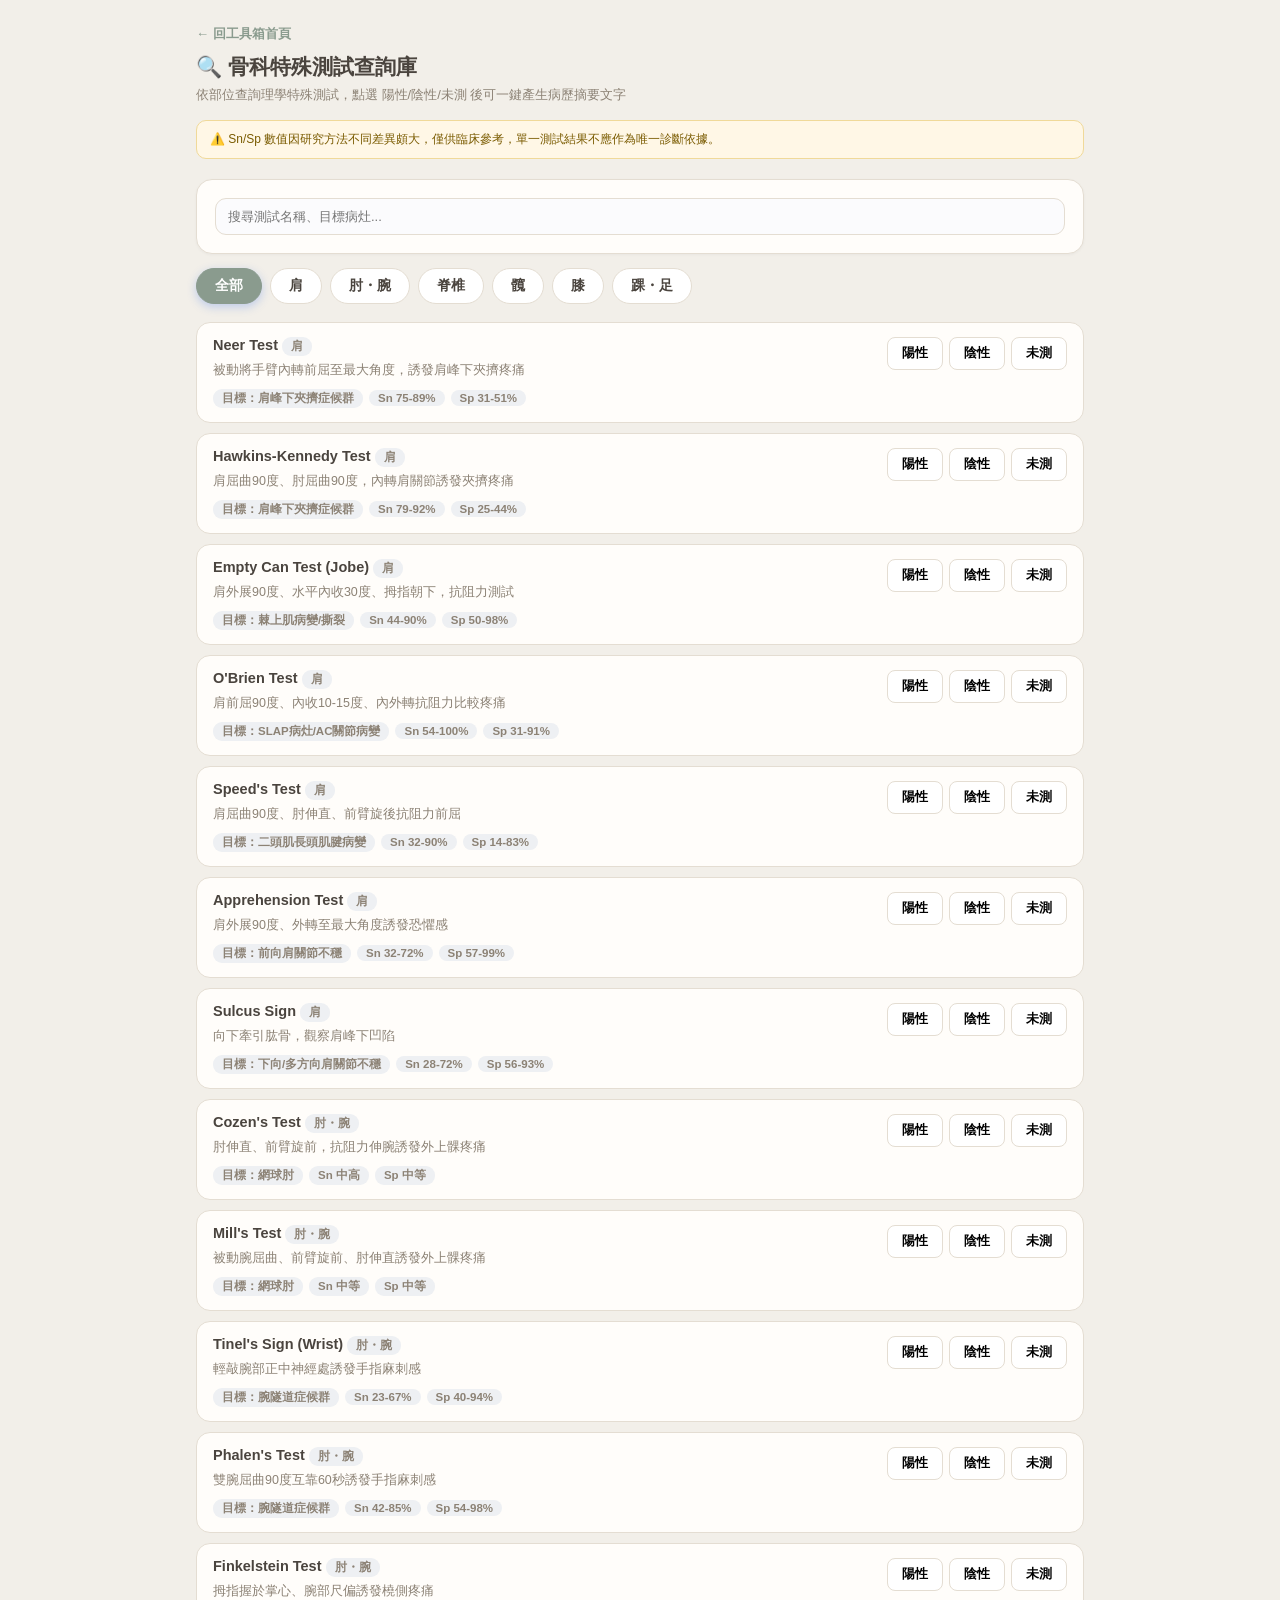
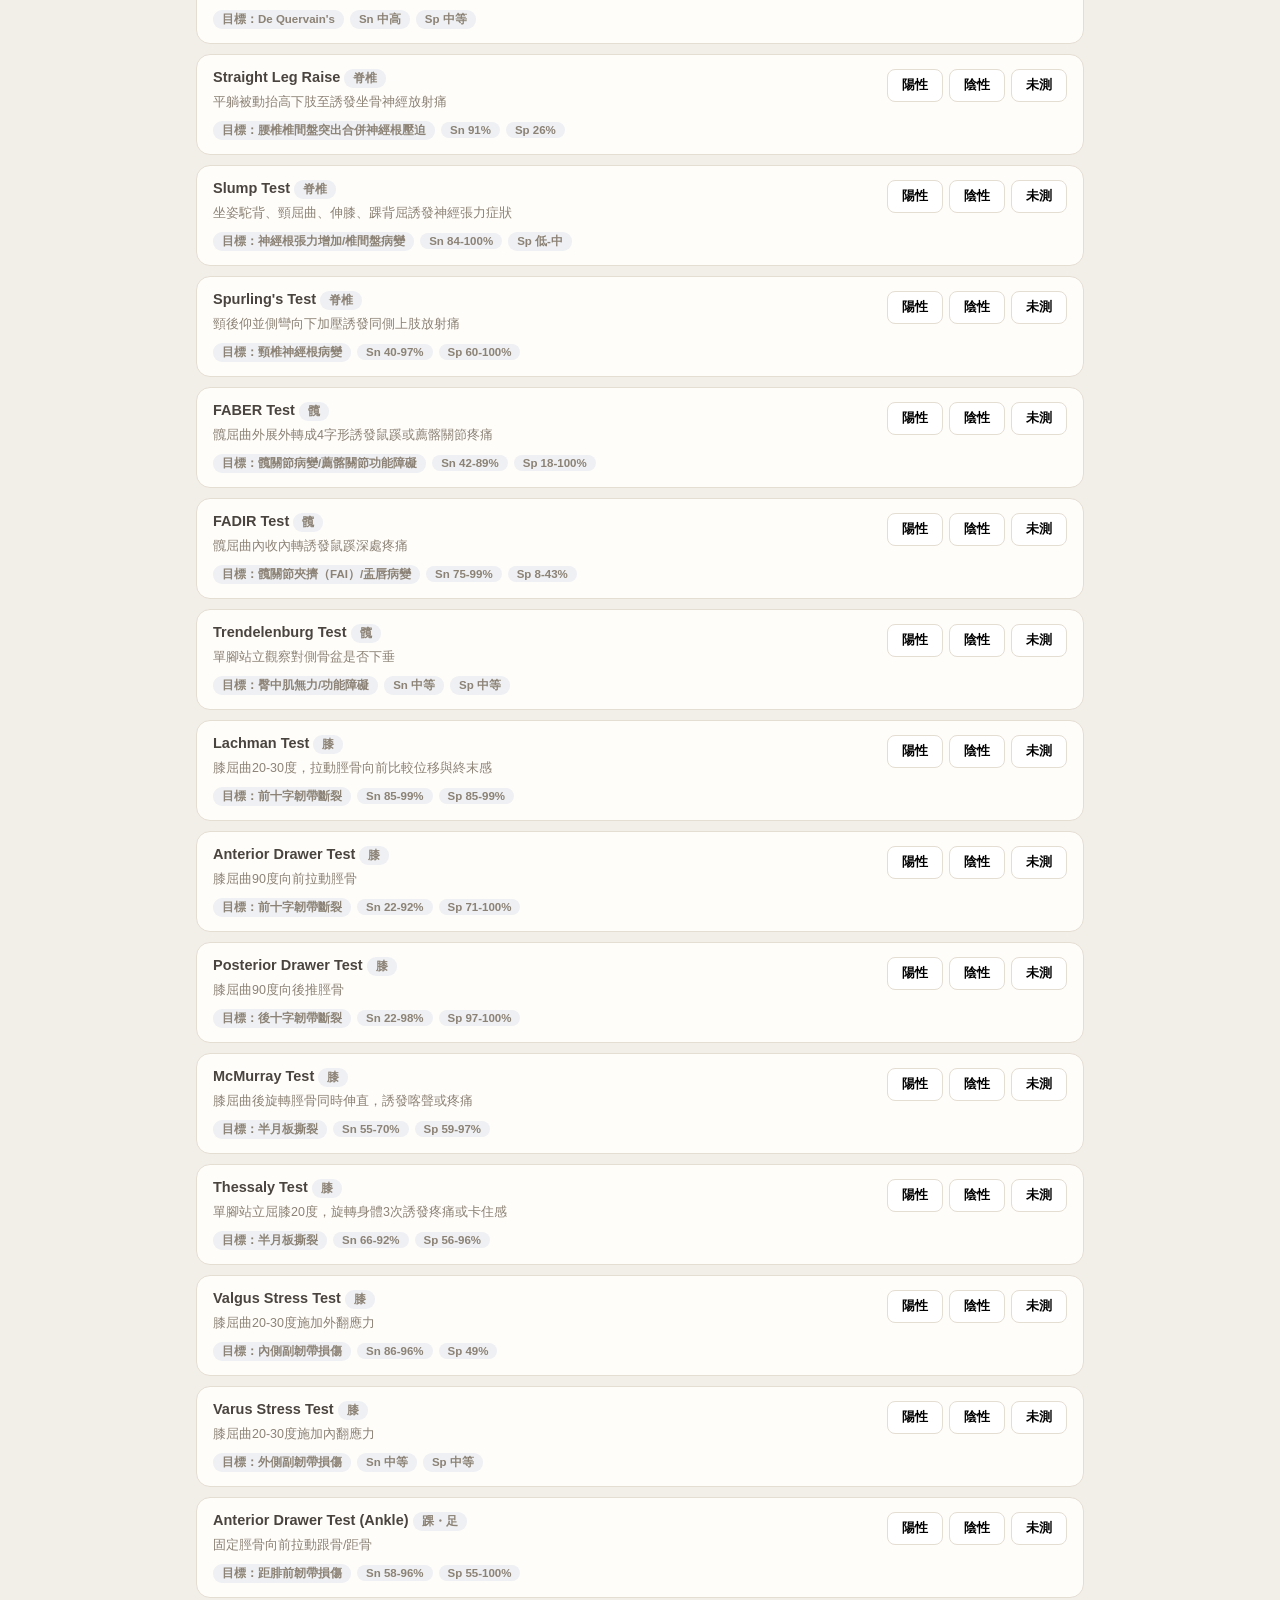
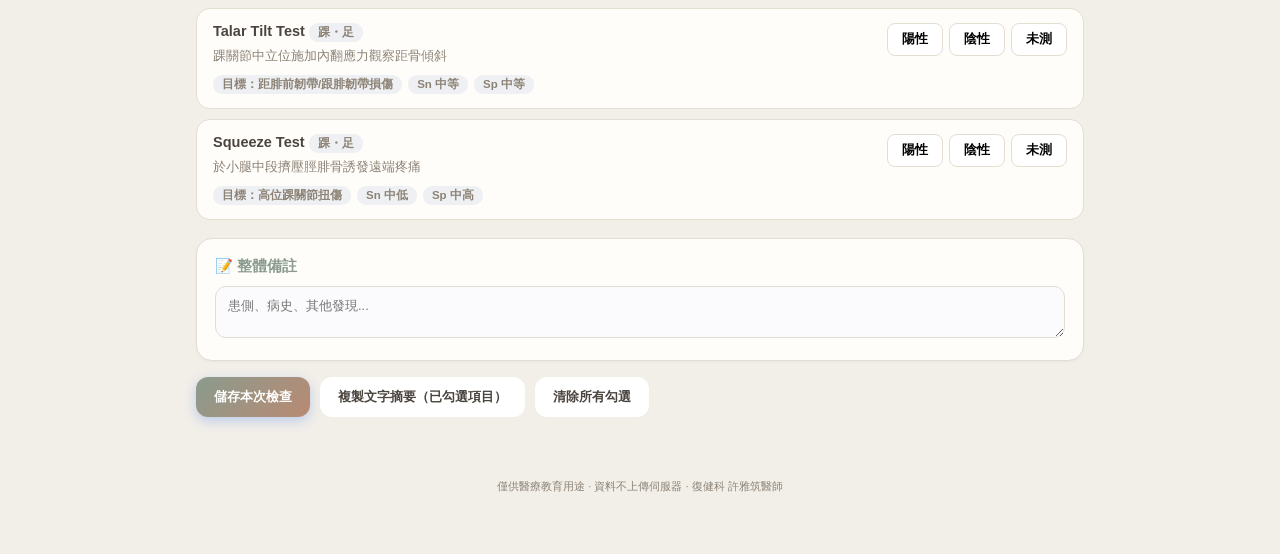
<file: special-tests.html>
<!DOCTYPE html>
<html lang="zh-TW"><head><meta charset="UTF-8"><meta name="viewport" content="width=device-width, initial-scale=1.0">
<title>骨科特殊測試庫 | 復健科臨床工具</title>
<link rel="stylesheet" href="style.css">
<style>
  .region-tabs{display:flex;gap:8px;flex-wrap:wrap;margin-bottom:18px;}
  .region-tab{border:1px solid var(--line);background:#fff;color:var(--ink);border-radius:20px;padding:8px 18px;font-size:13.5px;font-weight:600;cursor:pointer;}
  .region-tab.active{background:var(--accent);color:#fff;border-color:var(--accent);}
  .test-card{background:var(--card);border:1px solid var(--line);border-radius:14px;padding:14px 16px;margin-bottom:10px;}
  .test-head{display:flex;justify-content:space-between;align-items:flex-start;gap:12px;flex-wrap:wrap;}
  .test-name{font-weight:700;font-size:14.5px;}
  .test-desc{color:var(--sub);font-size:12.5px;margin-top:4px;line-height:1.6;}
  .pn-group{display:flex;gap:6px;flex-shrink:0;}
  .pn-btn{border:1px solid var(--line);background:#fff;border-radius:8px;padding:7px 14px;font-size:12.5px;font-weight:700;cursor:pointer;}
  .pn-btn.pos.active{background:#fde8e8;border-color:var(--bad);color:var(--bad);}
  .pn-btn.neg.active{background:#e8f7ec;border-color:var(--good);color:var(--good);}
  .pn-btn.na.active{background:#eef0f3;border-color:var(--sub);color:var(--sub);}
  .stat-row{margin-top:8px;}
</style>
</head>
<body><div class="wrap">
<a class="back" href="index.html">← 回工具箱首頁</a>
<h1>🔍 骨科特殊測試查詢庫</h1>
<div class="sub">依部位查詢理學特殊測試，點選 陽性/陰性/未測 後可一鍵產生病歷摘要文字</div>
<div class="disclaimer">⚠️ Sn/Sp 數值因研究方法不同差異頗大，僅供臨床參考，單一測試結果不應作為唯一診斷依據。</div>

<div class="card">
  <input type="text" id="searchBox" placeholder="搜尋測試名稱、目標病灶...">
</div>

<div class="region-tabs" id="regionTabs"></div>
<div id="resultsArea"></div>

<div class="card" style="margin-top:18px;">
  <div class="section-title">📝 整體備註</div>
  <textarea id="notes" placeholder="患側、病史、其他發現..."></textarea>
</div>

<div class="toolbar">
  <button class="action btn-primary" id="saveBtn">儲存本次檢查</button>
  <button class="action btn-ghost" id="exportBtn">複製文字摘要（已勾選項目）</button>
  <button class="action btn-ghost" id="clearBtn">清除所有勾選</button>
</div>
<div class="saved-note" id="savedNote"></div>

<div class="card" style="display:none;" id="historyCard">
  <div class="section-title">🕓 歷史紀錄</div>
  <div id="historyList"></div>
</div>
<footer>僅供醫療教育用途 · 資料不上傳伺服器 · 復健科 許雅筑醫師</footer>
</div>

<script src="common.js"></script>
<script>
const STORE_KEY = "special_tests_v2";
const TESTS = [
  {region:"肩", name:"Neer Test", desc:"被動將手臂內轉前屈至最大角度，誘發肩峰下夾擠疼痛", target:"肩峰下夾擠症候群", sn:"75-89%", sp:"31-51%"},
  {region:"肩", name:"Hawkins-Kennedy Test", desc:"肩屈曲90度、肘屈曲90度，內轉肩關節誘發夾擠疼痛", target:"肩峰下夾擠症候群", sn:"79-92%", sp:"25-44%"},
  {region:"肩", name:"Empty Can Test (Jobe)", desc:"肩外展90度、水平內收30度、拇指朝下，抗阻力測試", target:"棘上肌病變/撕裂", sn:"44-90%", sp:"50-98%"},
  {region:"肩", name:"O'Brien Test", desc:"肩前屈90度、內收10-15度、內外轉抗阻力比較疼痛", target:"SLAP病灶/AC關節病變", sn:"54-100%", sp:"31-91%"},
  {region:"肩", name:"Speed's Test", desc:"肩屈曲90度、肘伸直、前臂旋後抗阻力前屈", target:"二頭肌長頭肌腱病變", sn:"32-90%", sp:"14-83%"},
  {region:"肩", name:"Apprehension Test", desc:"肩外展90度、外轉至最大角度誘發恐懼感", target:"前向肩關節不穩", sn:"32-72%", sp:"57-99%"},
  {region:"肩", name:"Sulcus Sign", desc:"向下牽引肱骨，觀察肩峰下凹陷", target:"下向/多方向肩關節不穩", sn:"28-72%", sp:"56-93%"},
  {region:"肘・腕", name:"Cozen's Test", desc:"肘伸直、前臂旋前，抗阻力伸腕誘發外上髁疼痛", target:"網球肘", sn:"中高", sp:"中等"},
  {region:"肘・腕", name:"Mill's Test", desc:"被動腕屈曲、前臂旋前、肘伸直誘發外上髁疼痛", target:"網球肘", sn:"中等", sp:"中等"},
  {region:"肘・腕", name:"Tinel's Sign (Wrist)", desc:"輕敲腕部正中神經處誘發手指麻刺感", target:"腕隧道症候群", sn:"23-67%", sp:"40-94%"},
  {region:"肘・腕", name:"Phalen's Test", desc:"雙腕屈曲90度互靠60秒誘發手指麻刺感", target:"腕隧道症候群", sn:"42-85%", sp:"54-98%"},
  {region:"肘・腕", name:"Finkelstein Test", desc:"拇指握於掌心、腕部尺偏誘發橈側疼痛", target:"De Quervain's", sn:"中高", sp:"中等"},
  {region:"脊椎", name:"Straight Leg Raise", desc:"平躺被動抬高下肢至誘發坐骨神經放射痛", target:"腰椎椎間盤突出合併神經根壓迫", sn:"91%", sp:"26%"},
  {region:"脊椎", name:"Slump Test", desc:"坐姿駝背、頸屈曲、伸膝、踝背屈誘發神經張力症狀", target:"神經根張力增加/椎間盤病變", sn:"84-100%", sp:"低-中"},
  {region:"脊椎", name:"Spurling's Test", desc:"頸後仰並側彎向下加壓誘發同側上肢放射痛", target:"頸椎神經根病變", sn:"40-97%", sp:"60-100%"},
  {region:"髖", name:"FABER Test", desc:"髖屈曲外展外轉成4字形誘發鼠蹊或薦髂關節疼痛", target:"髖關節病變/薦髂關節功能障礙", sn:"42-89%", sp:"18-100%"},
  {region:"髖", name:"FADIR Test", desc:"髖屈曲內收內轉誘發鼠蹊深處疼痛", target:"髖關節夾擠（FAI）/盂唇病變", sn:"75-99%", sp:"8-43%"},
  {region:"髖", name:"Trendelenburg Test", desc:"單腳站立觀察對側骨盆是否下垂", target:"臀中肌無力/功能障礙", sn:"中等", sp:"中等"},
  {region:"膝", name:"Lachman Test", desc:"膝屈曲20-30度，拉動脛骨向前比較位移與終末感", target:"前十字韌帶斷裂", sn:"85-99%", sp:"85-99%"},
  {region:"膝", name:"Anterior Drawer Test", desc:"膝屈曲90度向前拉動脛骨", target:"前十字韌帶斷裂", sn:"22-92%", sp:"71-100%"},
  {region:"膝", name:"Posterior Drawer Test", desc:"膝屈曲90度向後推脛骨", target:"後十字韌帶斷裂", sn:"22-98%", sp:"97-100%"},
  {region:"膝", name:"McMurray Test", desc:"膝屈曲後旋轉脛骨同時伸直，誘發喀聲或疼痛", target:"半月板撕裂", sn:"55-70%", sp:"59-97%"},
  {region:"膝", name:"Thessaly Test", desc:"單腳站立屈膝20度，旋轉身體3次誘發疼痛或卡住感", target:"半月板撕裂", sn:"66-92%", sp:"56-96%"},
  {region:"膝", name:"Valgus Stress Test", desc:"膝屈曲20-30度施加外翻應力", target:"內側副韌帶損傷", sn:"86-96%", sp:"49%"},
  {region:"膝", name:"Varus Stress Test", desc:"膝屈曲20-30度施加內翻應力", target:"外側副韌帶損傷", sn:"中等", sp:"中等"},
  {region:"踝・足", name:"Anterior Drawer Test (Ankle)", desc:"固定脛骨向前拉動跟骨/距骨", target:"距腓前韌帶損傷", sn:"58-96%", sp:"55-100%"},
  {region:"踝・足", name:"Talar Tilt Test", desc:"踝關節中立位施加內翻應力觀察距骨傾斜", target:"距腓前韌帶/跟腓韌帶損傷", sn:"中等", sp:"中等"},
  {region:"踝・足", name:"Squeeze Test", desc:"於小腿中段擠壓脛腓骨誘發遠端疼痛", target:"高位踝關節扭傷", sn:"中低", sp:"中高"},
];
const REGIONS = ["全部", ...Array.from(new Set(TESTS.map(t=>t.region)))];
let currentRegion = "全部";
let currentFilter = "";
let pnState = {}; // name -> 'pos'|'neg'|'na'

function renderTabs(){
  const c = document.getElementById('regionTabs');
  c.innerHTML = REGIONS.map(r=>`<button class="region-tab ${r===currentRegion?'active':''}" data-r="${r}">${r}</button>`).join('');
  c.querySelectorAll('button').forEach(b=>{
    b.addEventListener('click', ()=>{ currentRegion = b.getAttribute('data-r'); renderTabs(); renderList(); });
  });
}

function renderList(){
  const f = currentFilter.trim().toLowerCase();
  const filtered = TESTS.filter(t=>{
    const regionMatch = currentRegion === "全部" || t.region === currentRegion;
    const textMatch = !f || t.name.toLowerCase().includes(f) || t.target.toLowerCase().includes(f) || t.region.toLowerCase().includes(f);
    return regionMatch && textMatch;
  });
  const area = document.getElementById('resultsArea');
  if(filtered.length === 0){ area.innerHTML = '<div class="card sub">查無符合結果</div>'; return; }
  area.innerHTML = filtered.map(t=>{
    const state = pnState[t.name] || null;
    return `
    <div class="test-card">
      <div class="test-head">
        <div>
          <div class="test-name">${t.name} <span class="pill">${t.region}</span></div>
          <div class="test-desc">${t.desc}</div>
          <div class="stat-row"><span class="pill">目標：${t.target}</span><span class="pill">Sn ${t.sn}</span><span class="pill">Sp ${t.sp}</span></div>
        </div>
        <div class="pn-group" data-name="${t.name}">
          <button class="pn-btn pos ${state==='pos'?'active':''}" data-v="pos">陽性</button>
          <button class="pn-btn neg ${state==='neg'?'active':''}" data-v="neg">陰性</button>
          <button class="pn-btn na ${state==='na'?'active':''}" data-v="na">未測</button>
        </div>
      </div>
    </div>`;
  }).join('');
  area.querySelectorAll('.pn-group').forEach(group=>{
    const name = group.getAttribute('data-name');
    group.querySelectorAll('.pn-btn').forEach(btn=>{
      btn.addEventListener('click', ()=>{
        const v = btn.getAttribute('data-v');
        pnState[name] = (pnState[name] === v) ? null : v;
        renderList();
      });
    });
  });
}

document.getElementById('searchBox').addEventListener('input', e=>{ currentFilter = e.target.value; renderList(); });

function summaryText(){
  const lines = [`骨科特殊測試檢查摘要 - ${new Date().toLocaleString('zh-TW')}`];
  const labelMap = {pos:'(+) 陽性', neg:'(–) 陰性', na:'未測'};
  const tested = TESTS.filter(t=> pnState[t.name]);
  if(tested.length === 0){ lines.push('（尚未勾選任何測試）'); }
  tested.forEach(t=>{
    lines.push(`${t.name}（${t.target}）：${labelMap[pnState[t.name]]}`);
  });
  const notes = document.getElementById('notes').value.trim();
  if(notes) lines.push(`\n備註：${notes}`);
  return lines.join('\n');
}

document.getElementById('saveBtn').addEventListener('click', ()=>{
  rtSave(STORE_KEY, summaryText());
  rtFlash(document.getElementById('savedNote'), '已儲存到本機 ✓');
  rtRenderHistory(STORE_KEY, document.getElementById('historyList'));
});
document.getElementById('exportBtn').addEventListener('click', ()=>{
  rtCopy(summaryText(), document.getElementById('savedNote'));
});
document.getElementById('clearBtn').addEventListener('click', ()=>{
  pnState = {}; document.getElementById('notes').value=''; renderList();
});

renderTabs();
renderList();
rtRenderHistory(STORE_KEY, document.getElementById('historyList'));
</script>
</body></html>
</file>
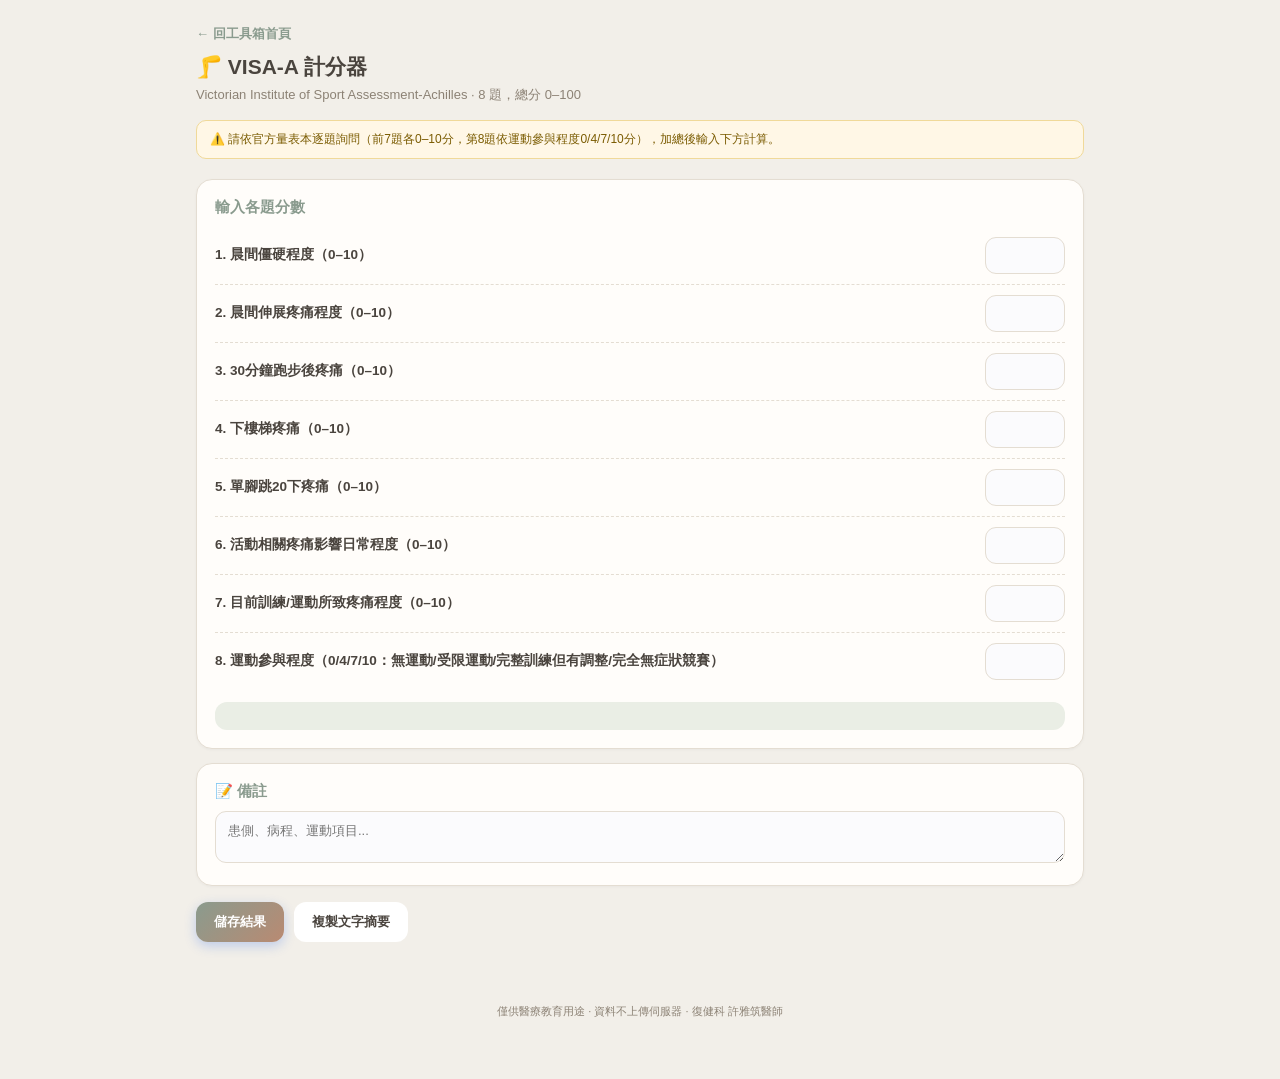
<file: visa-a-achilles.html>
<!DOCTYPE html>
<html lang="zh-TW"><head><meta charset="UTF-8"><meta name="viewport" content="width=device-width, initial-scale=1.0">
<title>VISA-A 阿基里斯肌腱病 | 復健科臨床工具</title>
<link rel="stylesheet" href="style.css"></head>
<body><div class="wrap">
<a class="back" href="index.html">← 回工具箱首頁</a>
<h1>🦵 VISA-A 計分器</h1>
<div class="sub">Victorian Institute of Sport Assessment-Achilles · 8 題，總分 0–100</div>
<div class="disclaimer">⚠️ 請依官方量表本逐題詢問（前7題各0–10分，第8題依運動參與程度0/4/7/10分），加總後輸入下方計算。</div>

<div class="card">
  <div class="section-title">輸入各題分數</div>
  <div id="itemList"></div>
  <div class="result-box" id="resultBox" style="margin-top:12px;"></div>
</div>

<div class="card">
  <div class="section-title">📝 備註</div>
  <textarea id="notes" placeholder="患側、病程、運動項目..."></textarea>
</div>

<div class="toolbar">
  <button class="action btn-primary" id="saveBtn">儲存結果</button>
  <button class="action btn-ghost" id="exportBtn">複製文字摘要</button>
</div>
<div class="saved-note" id="savedNote"></div>
<div class="card" style="display:none;" id="historyCard">
  <div class="section-title">🕓 歷史紀錄</div>
  <div id="historyList"></div>
</div>
<footer>僅供醫療教育用途 · 資料不上傳伺服器 · 復健科 許雅筑醫師</footer>
</div>

<script src="common.js"></script>
<script>
const STORE_KEY = "visa_a_score_v1";
const LABELS = [
  "晨間僵硬程度（0–10）","晨間伸展疼痛程度（0–10）","30分鐘跑步後疼痛（0–10）",
  "下樓梯疼痛（0–10）","單腳跳20下疼痛（0–10）","活動相關疼痛影響日常程度（0–10）",
  "目前訓練/運動所致疼痛程度（0–10）","運動參與程度（0/4/7/10：無運動/受限運動/完整訓練但有調整/完全無症狀競賽）"
];
function build(){
  const c = document.getElementById('itemList');
  c.innerHTML = LABELS.map((l,i)=>`<div class="row"><div class="item-name">${i+1}. ${l}</div><input type="number" min="0" max="10" id="q${i+1}" style="width:80px;" oninput="compute()"></div>`).join('');
}
function compute(){
  let sum = 0, count = 0;
  for(let i=1;i<=8;i++){
    const v = parseFloat(document.getElementById('q'+i).value);
    if(!isNaN(v)){ sum += v; count++; }
  }
  const box = document.getElementById('resultBox');
  if(count===0){ box.innerHTML='請輸入分數'; return; }
  box.innerHTML = `<div class="result-num">${sum} / 100</div><div>已填 ${count}/8 題（需全填才完整），分數越高代表功能越好、症狀越輕</div>`;
}
build();
function summaryText(){
  const notes = document.getElementById('notes').value.trim();
  return `VISA-A 評估摘要 - ${new Date().toLocaleString('zh-TW')}\n` + document.getElementById('resultBox').innerText + (notes?`\n備註：${notes}`:'');
}
document.getElementById('saveBtn').addEventListener('click', ()=>{
  rtSave(STORE_KEY, summaryText());
  rtFlash(document.getElementById('savedNote'), '已儲存到本機 ✓');
  rtRenderHistory(STORE_KEY, document.getElementById('historyList'));
});
document.getElementById('exportBtn').addEventListener('click', ()=>{
  rtCopy(summaryText(), document.getElementById('savedNote'));
});
rtRenderHistory(STORE_KEY, document.getElementById('historyList'));
</script>
</body></html>
</file>
<file: style.css>
:root{
  --bg:#f2efe9; --card:#fffdfa; --ink:#4a443e; --sub:#8c8275;
  --accent:#8a9b8e; --accent2:#b98a72; --accent-light:#eaeee5; --line:#e4ddd2;
  --g0:#a39b8e; --g1:#c98a72; --g2:#cba35d; --g3:#cdb96a; --g4:#94a878; --g5:#7e9680;
  --bad:#bd7e74; --warn:#bd935a; --good:#7e9680;
  --radius:16px;
  --block-child:#e8e2da; --block-img:#dde3da; --block-sport:#e3ddd0;
}
*{box-sizing:border-box;}
body{margin:0;background:var(--bg);color:var(--ink);font-family:-apple-system,BlinkMacSystemFont,"Segoe UI","PingFang TC","Microsoft JhengHei",sans-serif;}
.wrap{max-width:920px;margin:0 auto;padding:24px 16px 60px;}
.back{font-size:13px;color:var(--accent);text-decoration:none;display:inline-block;margin-bottom:10px;font-weight:600;}
.hero{background:linear-gradient(135deg,var(--accent) 0%,var(--accent2) 100%);border-radius:20px;padding:30px 26px;color:#fff;margin-bottom:22px;box-shadow:0 8px 24px rgba(37,99,235,0.18);}
.hero h1{font-size:25px;margin:0 0 6px;}
.hero .sub{color:rgba(255,255,255,0.88);margin:0;}
h1{font-size:21px;margin:0 0 4px;}
.sub{color:var(--sub);font-size:13px;line-height:1.6;margin-bottom:14px;}
.disclaimer{background:#fff7e6;border:1px solid #f0d999;color:#7a5b00;font-size:12px;padding:9px 13px;border-radius:10px;margin:10px 0 20px;line-height:1.6;}
.card{background:var(--card);border:1px solid var(--line);border-radius:var(--radius);padding:18px;margin-bottom:14px;box-shadow:0 1px 3px rgba(20,20,43,0.04);}
.section-title{font-size:14.5px;font-weight:800;color:var(--accent);margin:0 0 10px;}
.row{display:flex;align-items:center;justify-content:space-between;gap:12px;padding:10px 0;border-bottom:1px dashed var(--line);}
.row:last-child{border-bottom:none;}
.item-name{font-weight:600;font-size:13.5px;}
.item-sub{color:var(--sub);font-size:11.5px;margin-top:2px;}
.scbtn{width:32px;height:32px;border-radius:9px;border:1px solid var(--line);background:#fff;color:var(--sub);font-size:12.5px;font-weight:700;cursor:pointer;display:flex;align-items:center;justify-content:center;transition:.15s;}
.scbtn:hover{border-color:var(--accent);}
.scbtn.active{background:var(--accent);color:#fff;border-color:var(--accent);}
.scores{display:flex;gap:5px;flex-wrap:wrap;}
.toolbar{display:flex;gap:10px;flex-wrap:wrap;margin:16px 0;}
button.action{border:none;border-radius:12px;padding:11px 18px;font-size:13px;font-weight:700;cursor:pointer;transition:.15s;}
.btn-primary{background:linear-gradient(135deg,var(--accent),var(--accent2));color:#fff;box-shadow:0 4px 12px rgba(37,99,235,0.25);}
.btn-primary:hover{filter:brightness(1.06);}
.btn-ghost{background:#fff;border:1px solid var(--line);color:var(--ink);}
.saved-note{font-size:12px;color:var(--accent);min-height:16px;font-weight:600;}
textarea,input[type=text],input[type=number],select{width:100%;border:1px solid var(--line);border-radius:11px;padding:10px 12px;font-size:13px;font-family:inherit;background:#fbfbfd;}
textarea:focus,input:focus,select:focus{outline:none;border-color:var(--accent);background:#fff;}
.result-box{background:var(--accent-light);border-radius:12px;padding:14px;font-size:14px;margin-top:8px;}
.result-num{font-size:27px;font-weight:800;color:var(--accent);}
.tag{display:inline-block;font-size:10.5px;padding:2px 8px;border-radius:7px;font-weight:700;}
.tag.red{background:#fde8e8;color:var(--bad);}
.tag.yellow{background:#fff4dc;color:var(--warn);}
.tag.green{background:#e8f7ec;color:var(--good);}
.badge-row{display:flex;gap:6px;flex-wrap:wrap;margin-top:6px;}
.choice-btn{border:1px solid var(--line);background:#fff;color:var(--ink);border-radius:20px;padding:8px 16px;font-size:12.5px;font-weight:600;cursor:pointer;transition:.15s;}
.choice-btn.active{background:var(--accent);color:#fff;border-color:var(--accent);}
.region-tabs{display:flex;gap:8px;flex-wrap:wrap;margin-bottom:18px;}
.region-tab{border:1px solid var(--line);background:#fff;color:var(--ink);border-radius:20px;padding:9px 18px;font-size:13.5px;font-weight:700;cursor:pointer;transition:.15s;}
.region-tab.active{background:linear-gradient(135deg,var(--accent),var(--accent2));color:#fff;border-color:transparent;box-shadow:0 3px 10px rgba(37,99,235,0.25);}
.tool-card{text-decoration:none;color:inherit;display:flex;flex-direction:column;gap:6px;transition:.15s;}
.tool-card:hover{transform:translateY(-2px);border-color:var(--accent);box-shadow:0 6px 16px rgba(37,99,235,0.12);}
footer{text-align:center;color:var(--sub);font-size:11px;margin-top:30px;}
table{width:100%;border-collapse:collapse;font-size:12.5px;}
table th,table td{padding:7px 8px;border-bottom:1px solid var(--line);text-align:left;}
table th{color:var(--sub);font-weight:700;}
.grid2{display:grid;grid-template-columns:1fr 1fr;gap:10px;}
.pill{display:inline-block;background:#eef0f3;border-radius:9px;padding:2px 9px;font-size:11.5px;color:var(--sub);margin-right:6px;font-weight:600;}
.checklist-item{display:flex;align-items:flex-start;gap:10px;padding:9px 0;border-bottom:1px dashed var(--line);}
.checklist-item:last-child{border-bottom:none;}
.checklist-item input[type=checkbox]{width:18px;height:18px;margin-top:1px;accent-color:var(--accent);flex-shrink:0;}
.block-row{display:grid;grid-template-columns:repeat(3,1fr);gap:14px;margin-bottom:14px;}
@media (max-width:760px){.block-row{grid-template-columns:1fr;}}
.block-card{border-radius:18px;padding:20px;border:1px solid var(--line);}
.block-card .block-title{font-size:15px;font-weight:800;margin-bottom:4px;}
.block-card .block-sub{font-size:12px;color:var(--sub);margin-bottom:14px;}
.block-card .tool-card{background:rgba(255,255,255,0.55);border:1px solid rgba(0,0,0,0.05);border-radius:13px;padding:14px;}
.block-child{background:var(--block-child);}
.block-img{background:var(--block-img);}
.block-sport{background:var(--block-sport);}
</file>
